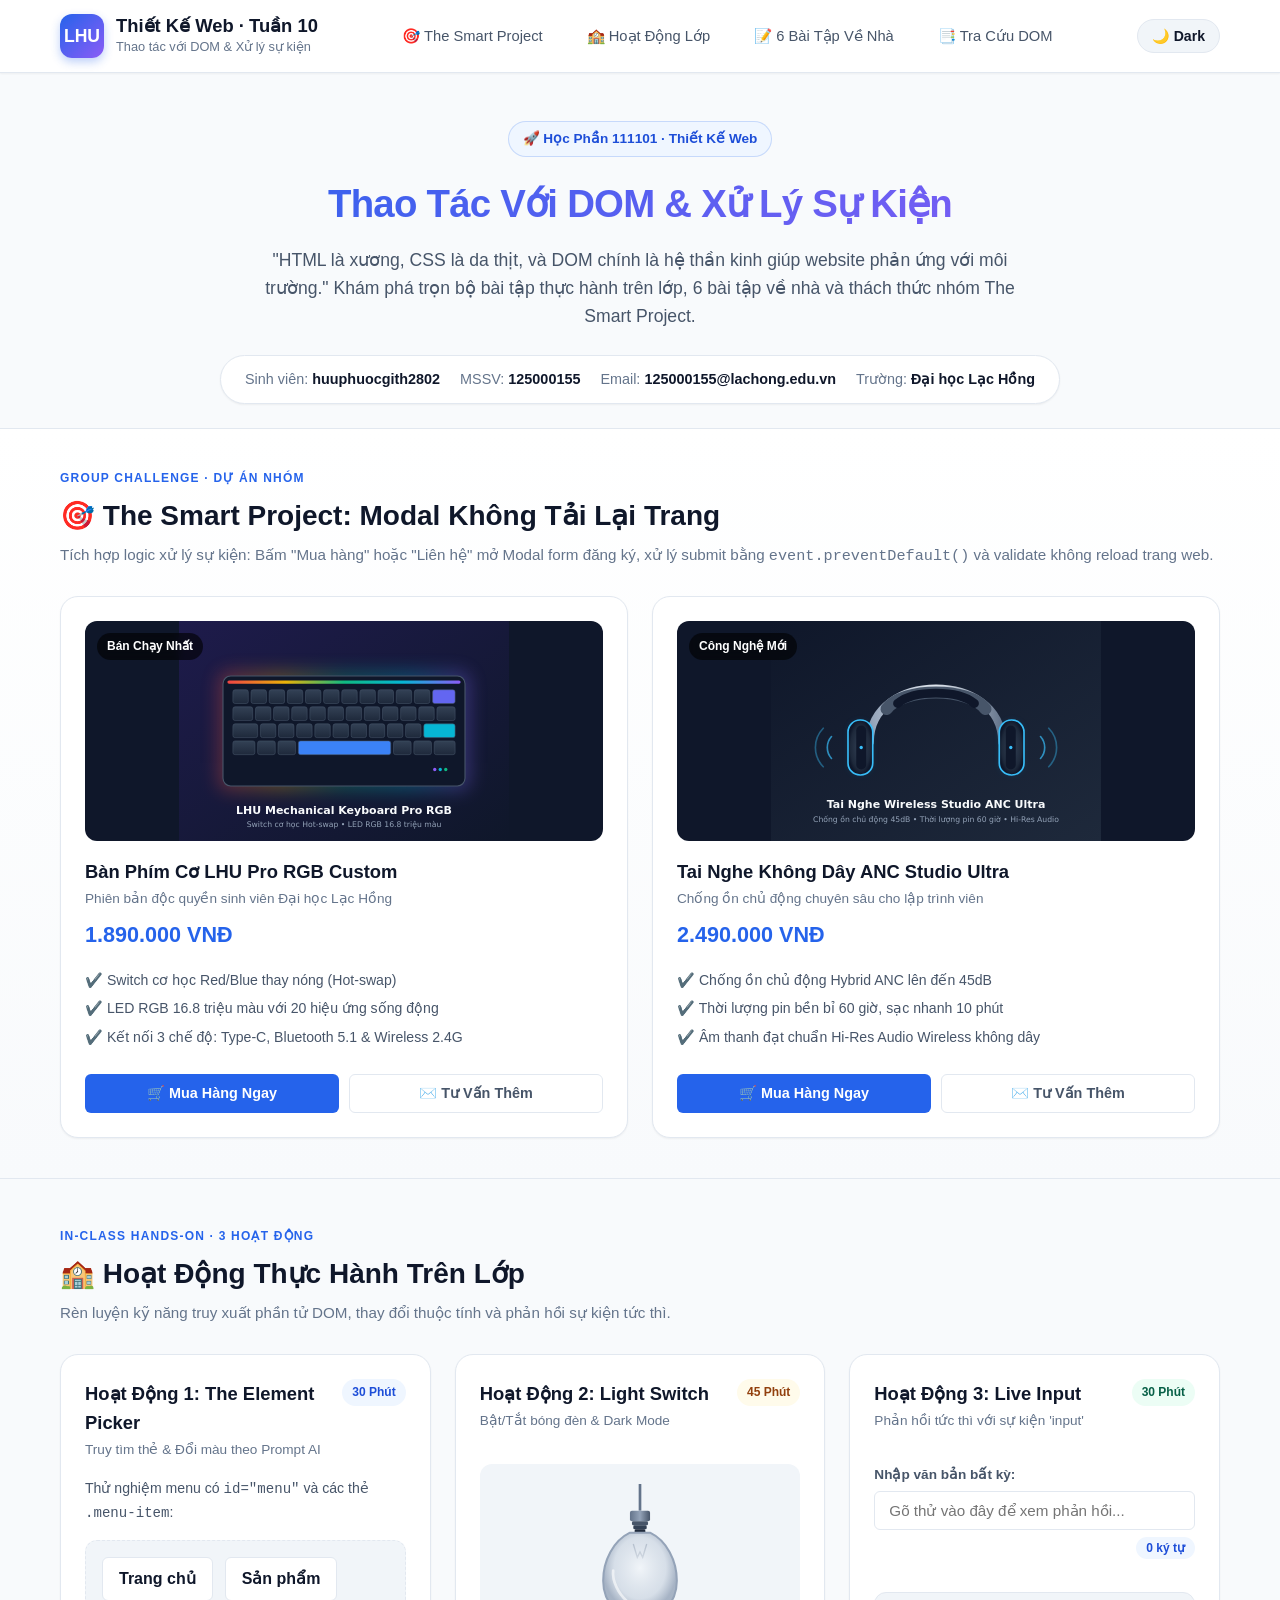
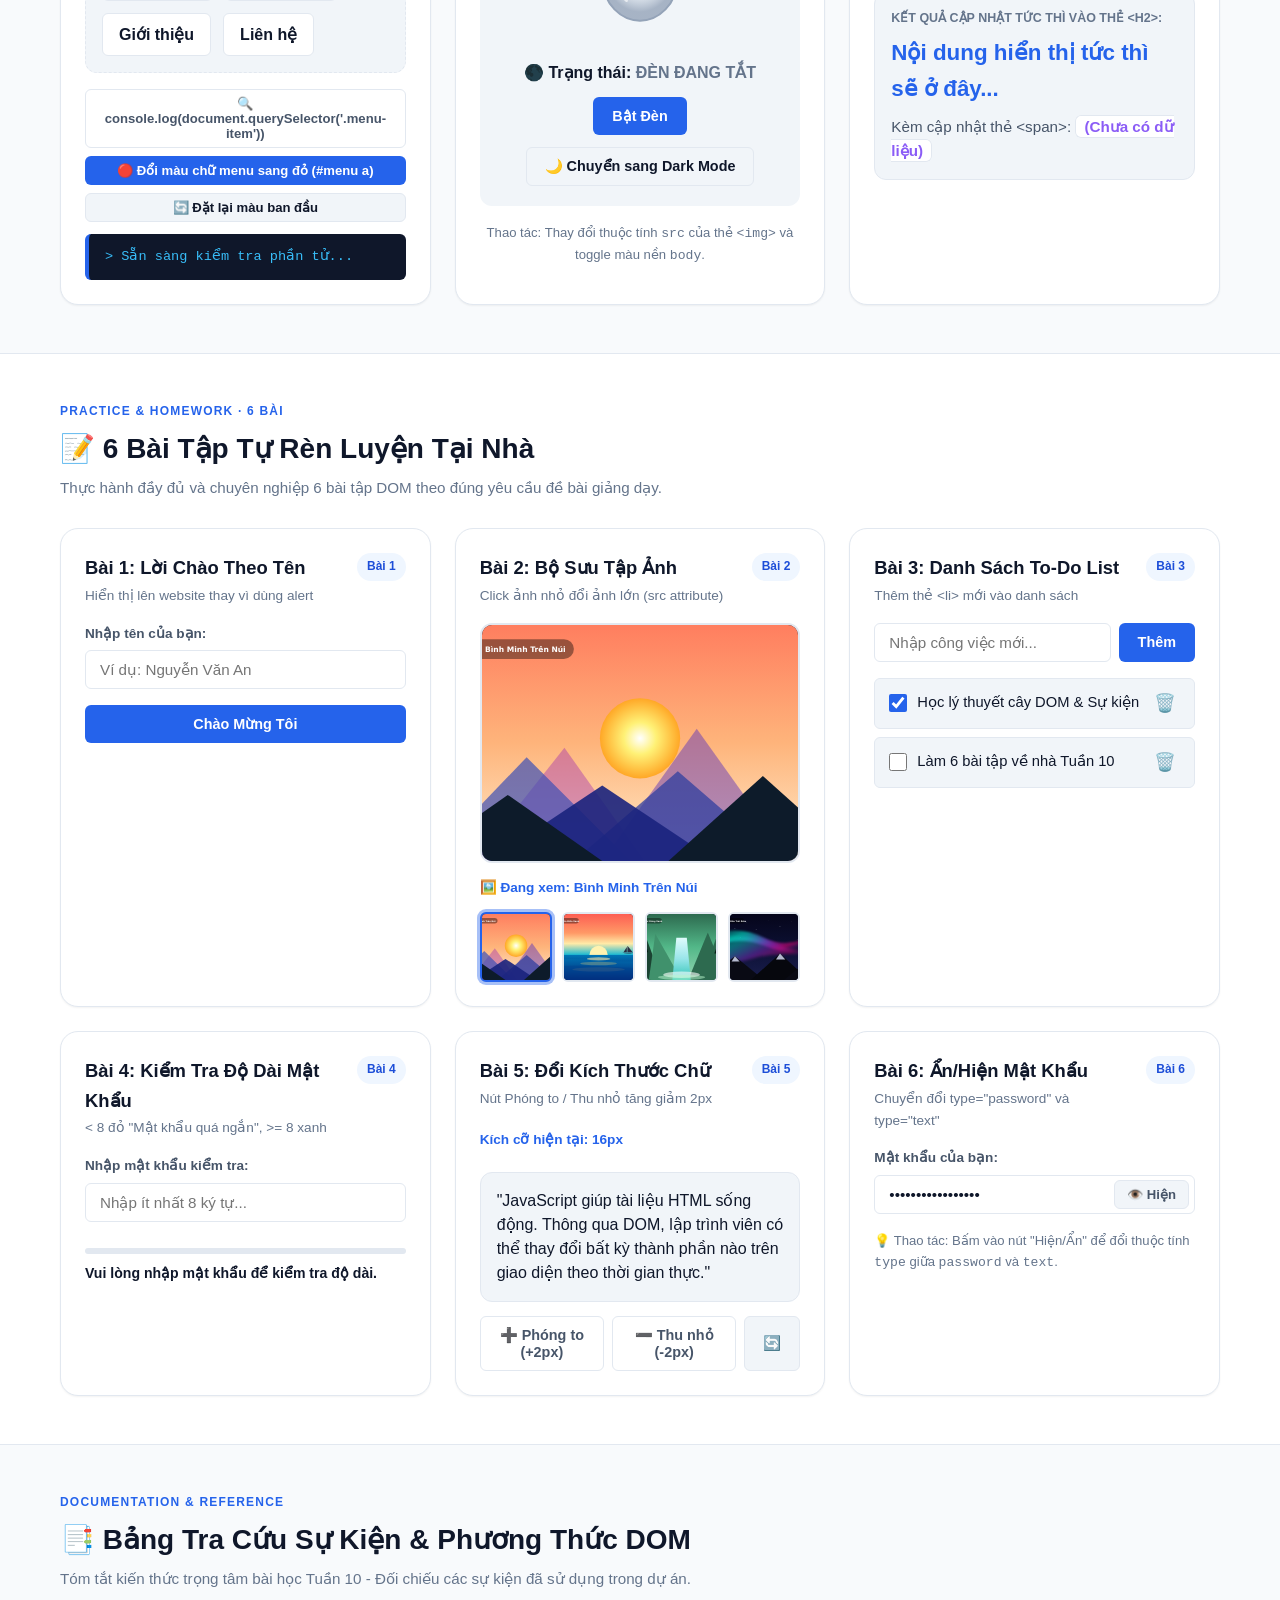
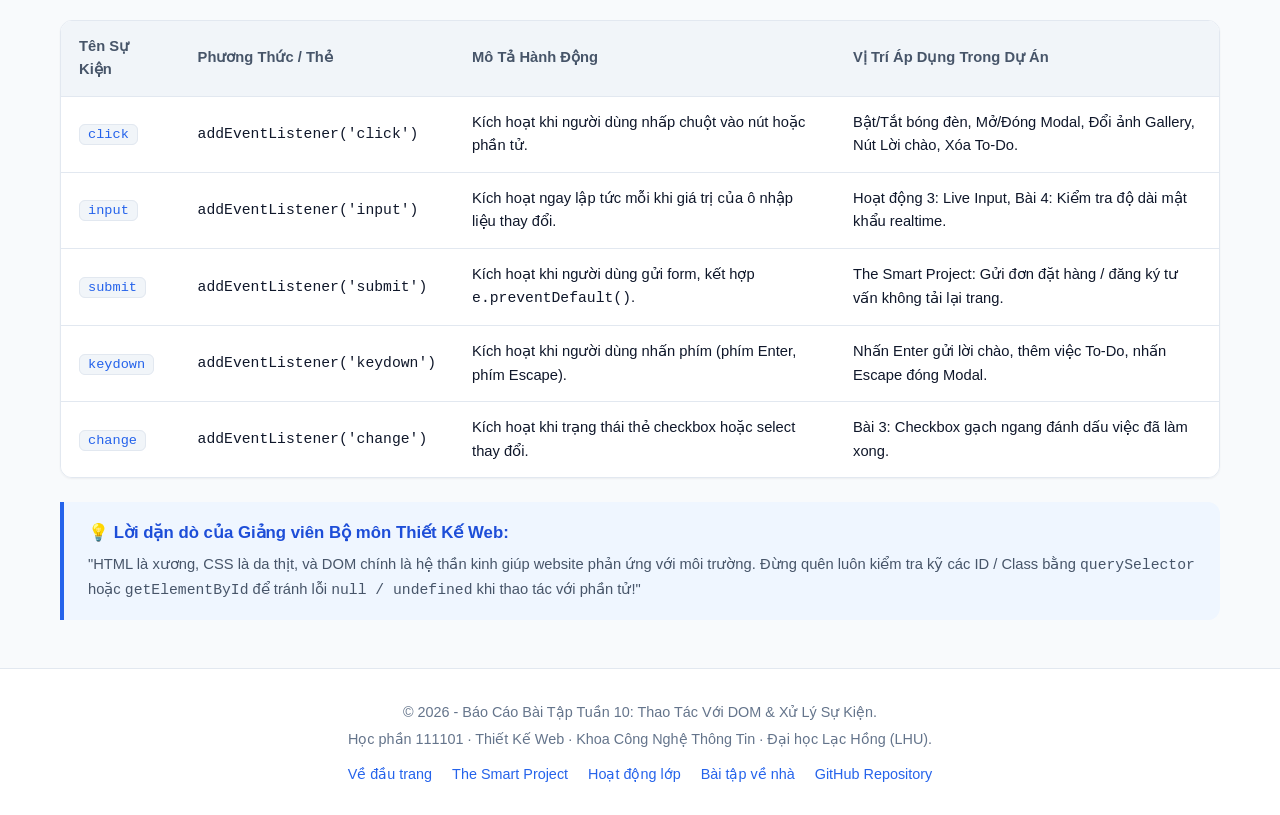
<file: index.html>
<!DOCTYPE html>
<html lang="vi">
<head>
  <meta charset="UTF-8">
  <meta name="viewport" content="width=device-width, initial-scale=1.0">
  <title>Tuần 10: Thao Tác Với DOM & Xử Lý Sự Kiện | LHU Web Design</title>
  <meta name="description" content="Bài tập Tuần 10: Thao tác với DOM và Xử lý sự kiện (DOM Manipulation & Event Handling) - Học phần Thiết kế Web Đại học Lạc Hồng.">
  <link rel="stylesheet" href="css/style.css">
</head>
<body>

  <!-- =========================================================================
       HEADER & NAVIGATION
       ========================================================================= -->
  <header class="header">
    <div class="container header-inner">
      <a href="#hero" class="brand-wrapper">
        <div class="brand-logo-badge">LHU</div>
        <div class="brand-info">
          <h1>Thiết Kế Web · Tuần 10</h1>
          <p>Thao tác với DOM & Xử lý sự kiện</p>
        </div>
      </a>

      <nav>
        <ul class="nav-links">
          <li><a href="#smart-project" class="nav-link">🎯 The Smart Project</a></li>
          <li><a href="#inclass-activities" class="nav-link">🏫 Hoạt Động Lớp</a></li>
          <li><a href="#homework" class="nav-link">📝 6 Bài Tập Về Nhà</a></li>
          <li><a href="#docs" class="nav-link">📑 Tra Cứu DOM</a></li>
        </ul>
      </nav>

      <div class="header-actions">
        <button id="header-theme-toggle" class="theme-toggle-btn" title="Chuyển đổi giao diện Sáng / Tối">
          🌙 Dark
        </button>
        <button id="mobile-menu-toggle" class="mobile-toggle" aria-label="Menu di động">
          ☰
        </button>
      </div>
    </div>
  </header>

  <main>
    <!-- =========================================================================
         HERO SECTION: THÔNG TIN BÀI HỌC & SINH VIÊN
         ========================================================================= -->
    <section id="hero" class="hero-section">
      <div class="container">
        <span class="badge-pill">🚀 Học Phần 111101 · Thiết Kế Web</span>
        <h1 class="hero-title">Thao Tác Với DOM & Xử Lý Sự Kiện</h1>
        <p class="hero-subtitle">
          "HTML là xương, CSS là da thịt, và DOM chính là hệ thần kinh giúp website phản ứng với môi trường."
          Khám phá trọn bộ bài tập thực hành trên lớp, 6 bài tập về nhà và thách thức nhóm The Smart Project.
        </p>

        <div class="student-meta">
          <span>Sinh viên: <strong>huuphuocgith2802</strong></span>
          <span>MSSV: <strong>125000155</strong></span>
          <span>Email: <strong>125000155@lachong.edu.vn</strong></span>
          <span>Trường: <strong>Đại học Lạc Hồng</strong></span>
        </div>
      </div>
    </section>

    <!-- =========================================================================
         SECTION 1: 🎯 THÁCH THỨC TUẦN 10: "THE SMART PROJECT" (NHÓM)
         ========================================================================= -->
    <section id="smart-project" class="smart-project-section">
      <div class="container">
        <div class="section-header">
          <p class="section-tag">Group Challenge · Dự Án Nhóm</p>
          <h2 class="section-title">🎯 The Smart Project: Modal Không Tải Lại Trang</h2>
          <p class="section-desc">
            Tích hợp logic xử lý sự kiện: Bấm "Mua hàng" hoặc "Liên hệ" mở Modal form đăng ký,
            xử lý submit bằng <code>event.preventDefault()</code> và validate không reload trang web.
          </p>
        </div>

        <div class="grid-2">
          <!-- Sản phẩm 1 -->
          <div class="card product-card">
            <div class="product-image-container">
              <span class="product-tag">Bán Chạy Nhất</span>
              <img src="assets/images/product_keyboard.svg" alt="Bàn phím cơ LHU RGB Pro">
            </div>
            <div class="card-title-group">
              <h3 class="product-title">Bàn Phím Cơ LHU Pro RGB Custom</h3>
              <p>Phiên bản độc quyền sinh viên Đại học Lạc Hồng</p>
            </div>
            <div class="product-price">1.890.000 VNĐ</div>
            <ul class="product-features">
              <li>✔️ Switch cơ học Red/Blue thay nóng (Hot-swap)</li>
              <li>✔️ LED RGB 16.8 triệu màu với 20 hiệu ứng sống động</li>
              <li>✔️ Kết nối 3 chế độ: Type-C, Bluetooth 5.1 & Wireless 2.4G</li>
            </ul>
            <div class="product-actions">
              <button class="btn btn-primary btn-buy-action">🛒 Mua Hàng Ngay</button>
              <button class="btn btn-outline btn-contact-action">✉️ Tư Vấn Thêm</button>
            </div>
          </div>

          <!-- Sản phẩm 2 -->
          <div class="card product-card">
            <div class="product-image-container">
              <span class="product-tag">Công Nghệ Mới</span>
              <img src="assets/images/product_headphone.svg" alt="Tai nghe ANC Studio Ultra">
            </div>
            <div class="card-title-group">
              <h3 class="product-title">Tai Nghe Không Dây ANC Studio Ultra</h3>
              <p>Chống ồn chủ động chuyên sâu cho lập trình viên</p>
            </div>
            <div class="product-price">2.490.000 VNĐ</div>
            <ul class="product-features">
              <li>✔️ Chống ồn chủ động Hybrid ANC lên đến 45dB</li>
              <li>✔️ Thời lượng pin bền bỉ 60 giờ, sạc nhanh 10 phút</li>
              <li>✔️ Âm thanh đạt chuẩn Hi-Res Audio Wireless không dây</li>
            </ul>
            <div class="product-actions">
              <button class="btn btn-primary btn-buy-action">🛒 Mua Hàng Ngay</button>
              <button class="btn btn-outline btn-contact-action">✉️ Tư Vấn Thêm</button>
            </div>
          </div>
        </div>
      </div>
    </section>

    <!-- =========================================================================
         SECTION 2: 🏫 HOẠT ĐỘNG THỰC HÀNH TRÊN LỚP (IN-CLASS ACTIVITIES)
         ========================================================================= -->
    <section id="inclass-activities" class="activities-section">
      <div class="container">
        <div class="section-header">
          <p class="section-tag">In-Class Hands-on · 3 Hoạt Động</p>
          <h2 class="section-title">🏫 Hoạt Động Thực Hành Trên Lớp</h2>
          <p class="section-desc">
            Rèn luyện kỹ năng truy xuất phần tử DOM, thay đổi thuộc tính và phản hồi sự kiện tức thì.
          </p>
        </div>

        <div class="grid-3">
          <!-- Hoạt động 1: The Element Picker -->
          <div class="card">
            <div class="card-header">
              <div class="card-title-group">
                <h3>Hoạt Động 1: The Element Picker</h3>
                <p>Truy tìm thẻ & Đổi màu theo Prompt AI</p>
              </div>
              <span class="badge badge-primary">30 Phút</span>
            </div>

            <p style="font-size: 0.88rem; color: var(--text-secondary);">
              Thử nghiệm menu có <code>id="menu"</code> và các thẻ <code>.menu-item</code>:
            </p>

            <div class="menu-demo-box">
              <ul id="menu">
                <li><a href="#home" class="menu-item">Trang chủ</a></li>
                <li><a href="#products" class="menu-item">Sản phẩm</a></li>
                <li><a href="#about" class="menu-item">Giới thiệu</a></li>
                <li><a href="#contact" class="menu-item">Liên hệ</a></li>
              </ul>
            </div>

            <div style="display: flex; flex-direction: column; gap: 8px;">
              <button id="btn-picker-inspect" class="btn btn-outline btn-sm">
                🔍 console.log(document.querySelector('.menu-item'))
              </button>
              <button id="btn-picker-color-red" class="btn btn-primary btn-sm">
                🔴 Đổi màu chữ menu sang đỏ (#menu a)
              </button>
              <button id="btn-picker-reset" class="btn btn-secondary btn-sm">
                🔄 Đặt lại màu ban đầu
              </button>
            </div>

            <div id="picker-console-output" class="console-output">
              > Sẵn sàng kiểm tra phần tử...
            </div>
          </div>

          <!-- Hoạt động 2: Light Switch -->
          <div class="card">
            <div class="card-header">
              <div class="card-title-group">
                <h3>Hoạt Động 2: Light Switch</h3>
                <p>Bật/Tắt bóng đèn & Dark Mode</p>
              </div>
              <span class="badge badge-warning">45 Phút</span>
            </div>

            <div class="light-switch-container">
              <div class="bulb-wrapper">
                <img id="bulb-image" class="bulb-image" src="assets/images/bulb_off.svg" alt="Bóng đèn đang tắt">
              </div>
              <div id="bulb-status" class="bulb-status-text">
                🌑 Trạng thái: <span style="color:var(--text-muted);font-weight:700;">ĐÈN ĐANG TẮT</span>
              </div>
              <div class="switch-actions">
                <button id="bulb-toggle-btn" class="btn btn-primary">Bật Đèn</button>
                <button id="toggle-btn" class="btn btn-secondary">🌙 Chuyển sang Dark Mode</button>
              </div>
            </div>

            <p style="font-size: 0.82rem; color: var(--text-muted); text-align: center;">
              Thao tác: Thay đổi thuộc tính <code>src</code> của thẻ <code>&lt;img&gt;</code> và toggle màu nền <code>body</code>.
            </p>
          </div>

          <!-- Hoạt động 3: Live Input -->
          <div class="card">
            <div class="card-header">
              <div class="card-title-group">
                <h3>Hoạt Động 3: Live Input</h3>
                <p>Phản hồi tức thì với sự kiện 'input'</p>
              </div>
              <span class="badge badge-success">30 Phút</span>
            </div>

            <div class="live-input-box">
              <label for="live-text-input" class="form-label">Nhập văn bản bất kỳ:</label>
              <input type="text" id="live-text-input" class="form-control" placeholder="Gõ thử vào đây để xem phản hồi..." autocomplete="off">
              <div style="text-align: right; margin-top: 4px;">
                <span id="live-char-count" class="badge badge-primary">0 ký tự</span>
              </div>
            </div>

            <div class="live-mirror-card">
              <div class="live-mirror-label">Kết quả cập nhật tức thì vào thẻ &lt;h2&gt;:</div>
              <h2 id="live-h2-output" class="live-h2-display">Nội dung hiển thị tức thì sẽ ở đây...</h2>

              <div class="live-span-wrapper">
                Kèm cập nhật thẻ &lt;span&gt;: <span id="live-span-output" class="live-span-output">(Chưa có dữ liệu)</span>
              </div>
            </div>
          </div>
        </div>
      </div>
    </section>

    <!-- =========================================================================
         SECTION 3: 📝 6 BÀI TẬP TỰ RÈN LUYỆN TẠI NHÀ (HOMEWORK)
         ========================================================================= -->
    <section id="homework" class="homework-section">
      <div class="container">
        <div class="section-header">
          <p class="section-tag">Practice & Homework · 6 Bài</p>
          <h2 class="section-title">📝 6 Bài Tập Tự Rèn Luyện Tại Nhà</h2>
          <p class="section-desc">
            Thực hành đầy đủ và chuyên nghiệp 6 bài tập DOM theo đúng yêu cầu đề bài giảng dạy.
          </p>
        </div>

        <div class="grid-3">
          <!-- Bài 1: Thay đổi lời chào theo tên -->
          <div class="card">
            <div class="card-header">
              <div class="card-title-group">
                <h3>Bài 1: Lời Chào Theo Tên</h3>
                <p>Hiển thị lên website thay vì dùng alert</p>
              </div>
              <span class="badge badge-primary">Bài 1</span>
            </div>

            <div class="form-group">
              <label for="hw1-name-input" class="form-label">Nhập tên của bạn:</label>
              <input type="text" id="hw1-name-input" class="form-control" placeholder="Ví dụ: Nguyễn Văn An" autocomplete="off">
            </div>

            <button id="hw1-greet-btn" class="btn btn-primary btn-block">Chào Mừng Tôi</button>

            <div id="hw1-greeting-result" class="greeting-display-box">
              <!-- Nội dung lời chào xuất hiện tại đây -->
            </div>
          </div>

          <!-- Bài 2: Bộ sưu tập ảnh (Simple Gallery) -->
          <div class="card">
            <div class="card-header">
              <div class="card-title-group">
                <h3>Bài 2: Bộ Sưu Tập Ảnh</h3>
                <p>Click ảnh nhỏ đổi ảnh lớn (src attribute)</p>
              </div>
              <span class="badge badge-primary">Bài 2</span>
            </div>

            <div class="gallery-container">
              <div class="gallery-main-view">
                <img id="hw2-main-image" class="gallery-main-img" src="assets/images/gallery_1.svg" alt="Bình minh trên núi">
              </div>

              <div id="hw2-gallery-caption" style="font-size: 0.85rem; font-weight: 600; color: var(--primary);">
                🖼️ Đang xem: Bình Minh Trên Núi
              </div>

              <div class="gallery-thumbnails">
                <div class="gallery-thumb active" data-title="Bình Minh Trên Núi">
                  <img src="assets/images/gallery_1.svg" alt="Bình Minh Trên Núi">
                </div>
                <div class="gallery-thumb" data-title="Hoàng Hôn Biển Xanh">
                  <img src="assets/images/gallery_2.svg" alt="Hoàng Hôn Biển Xanh">
                </div>
                <div class="gallery-thumb" data-title="Thác Nước Rừng Xanh">
                  <img src="assets/images/gallery_3.svg" alt="Thác Nước Rừng Xanh">
                </div>
                <div class="gallery-thumb" data-title="Cực Quang Bầu Trời Đêm">
                  <img src="assets/images/gallery_4.svg" alt="Cực Quang Bầu Trời Đêm">
                </div>
              </div>
            </div>
          </div>

          <!-- Bài 3: Danh sách việc cần làm (To-Do List) -->
          <div class="card">
            <div class="card-header">
              <div class="card-title-group">
                <h3>Bài 3: Danh Sách To-Do List</h3>
                <p>Thêm thẻ &lt;li&gt; mới vào danh sách</p>
              </div>
              <span class="badge badge-primary">Bài 3</span>
            </div>

            <div class="todo-input-row">
              <input type="text" id="hw3-todo-input" class="form-control" placeholder="Nhập công việc mới...">
              <button id="hw3-add-btn" class="btn btn-primary">Thêm</button>
            </div>

            <ul id="hw3-todo-list" class="todo-list">
              <li class="todo-item">
                <div class="todo-content">
                  <input type="checkbox" class="todo-checkbox" title="Đánh dấu hoàn thành" checked>
                  <span class="todo-text">Học lý thuyết cây DOM & Sự kiện</span>
                </div>
                <button class="todo-delete-btn" title="Xóa công việc">🗑️</button>
              </li>
              <li class="todo-item">
                <div class="todo-content">
                  <input type="checkbox" class="todo-checkbox" title="Đánh dấu hoàn thành">
                  <span class="todo-text">Làm 6 bài tập về nhà Tuần 10</span>
                </div>
                <button class="todo-delete-btn" title="Xóa công việc">🗑️</button>
              </li>
            </ul>

            <div id="hw3-empty-notice" style="display: none; text-align: center; color: var(--text-muted); font-size: 0.85rem; padding: 12px;">
              ✨ Danh sách trống! Hãy thêm công việc mới.
            </div>
          </div>

          <!-- Bài 4: Kiểm tra độ dài mật khẩu -->
          <div class="card">
            <div class="card-header">
              <div class="card-title-group">
                <h3>Bài 4: Kiểm Tra Độ Dài Mật Khẩu</h3>
                <p>&lt; 8 đỏ "Mật khẩu quá ngắn", &gt;= 8 xanh</p>
              </div>
              <span class="badge badge-primary">Bài 4</span>
            </div>

            <div class="form-group">
              <label for="hw4-password-input" class="form-label">Nhập mật khẩu kiểm tra:</label>
              <input type="password" id="hw4-password-input" class="form-control" placeholder="Nhập ít nhất 8 ký tự..." autocomplete="new-password">
            </div>

            <div class="password-feedback-box">
              <div class="password-meter">
                <div id="hw4-meter-fill" class="password-meter-fill"></div>
              </div>
              <div id="hw4-status-msg" class="password-status-msg">
                Vui lòng nhập mật khẩu để kiểm tra độ dài.
              </div>
            </div>
          </div>

          <!-- Bài 5: Thay đổi kích thước văn bản -->
          <div class="card">
            <div class="card-header">
              <div class="card-title-group">
                <h3>Bài 5: Đổi Kích Thước Chữ</h3>
                <p>Nút Phóng to / Thu nhỏ tăng giảm 2px</p>
              </div>
              <span class="badge badge-primary">Bài 5</span>
            </div>

            <div>
              <span class="font-size-indicator">Kích cỡ hiện tại: <span id="hw5-current-size">16px</span></span>
            </div>

            <div class="text-resize-preview">
              <p id="target-text">
                "JavaScript giúp tài liệu HTML sống động. Thông qua DOM, lập trình viên có thể thay đổi bất kỳ thành phần nào trên giao diện theo thời gian thực."
              </p>
            </div>

            <div style="display: flex; gap: 8px;">
              <button id="hw5-zoom-in" class="btn btn-outline btn-block">➕ Phóng to (+2px)</button>
              <button id="hw5-zoom-out" class="btn btn-outline btn-block">➖ Thu nhỏ (-2px)</button>
              <button id="hw5-reset-font" class="btn btn-secondary" title="Đặt lại 16px">🔄</button>
            </div>
          </div>

          <!-- Bài 6: Ẩn/Hiện mật khẩu -->
          <div class="card">
            <div class="card-header">
              <div class="card-title-group">
                <h3>Bài 6: Ẩn/Hiện Mật Khẩu</h3>
                <p>Chuyển đổi type="password" và type="text"</p>
              </div>
              <span class="badge badge-primary">Bài 6</span>
            </div>

            <div class="form-group">
              <label for="hw6-password-input" class="form-label">Mật khẩu của bạn:</label>
              <div class="password-toggle-group">
                <input type="password" id="hw6-password-input" class="form-control" placeholder="Nhập mật khẩu..." value="LHU@WebDesign2026">
                <button type="button" id="hw6-toggle-btn" class="toggle-pwd-btn" title="Hiện mật khẩu">
                  <span id="hw6-toggle-icon">👁️</span>
                  <span id="hw6-toggle-text">Hiện</span>
                </button>
              </div>
            </div>

            <p style="font-size: 0.82rem; color: var(--text-muted);">
              💡 Thao tác: Bấm vào nút "Hiện/Ẩn" để đổi thuộc tính <code>type</code> giữa <code>password</code> và <code>text</code>.
            </p>
          </div>
        </div>
      </div>
    </section>

    <!-- =========================================================================
         SECTION 4: 📑 TÀI LIỆU SỰ KIỆN DOM & HỆ THỐNG KIẾN THỨC
         ========================================================================= -->
    <section id="docs" class="docs-section">
      <div class="container">
        <div class="section-header">
          <p class="section-tag">Documentation & Reference</p>
          <h2 class="section-title">📑 Bảng Tra Cứu Sự Kiện & Phương Thức DOM</h2>
          <p class="section-desc">
            Tóm tắt kiến thức trọng tâm bài học Tuần 10 - Đối chiếu các sự kiện đã sử dụng trong dự án.
          </p>
        </div>

        <div class="table-responsive">
          <table class="table">
            <thead>
              <tr>
                <th>Tên Sự Kiện</th>
                <th>Phương Thức / Thẻ</th>
                <th>Mô Tả Hành Động</th>
                <th>Vị Trí Áp Dụng Trong Dự Án</th>
              </tr>
            </thead>
            <tbody>
              <tr>
                <td><span class="code-pill">click</span></td>
                <td><code>addEventListener('click')</code></td>
                <td>Kích hoạt khi người dùng nhấp chuột vào nút hoặc phần tử.</td>
                <td>Bật/Tắt bóng đèn, Mở/Đóng Modal, Đổi ảnh Gallery, Nút Lời chào, Xóa To-Do.</td>
              </tr>
              <tr>
                <td><span class="code-pill">input</span></td>
                <td><code>addEventListener('input')</code></td>
                <td>Kích hoạt ngay lập tức mỗi khi giá trị của ô nhập liệu thay đổi.</td>
                <td>Hoạt động 3: Live Input, Bài 4: Kiểm tra độ dài mật khẩu realtime.</td>
              </tr>
              <tr>
                <td><span class="code-pill">submit</span></td>
                <td><code>addEventListener('submit')</code></td>
                <td>Kích hoạt khi người dùng gửi form, kết hợp <code>e.preventDefault()</code>.</td>
                <td>The Smart Project: Gửi đơn đặt hàng / đăng ký tư vấn không tải lại trang.</td>
              </tr>
              <tr>
                <td><span class="code-pill">keydown</span></td>
                <td><code>addEventListener('keydown')</code></td>
                <td>Kích hoạt khi người dùng nhấn phím (phím Enter, phím Escape).</td>
                <td>Nhấn Enter gửi lời chào, thêm việc To-Do, nhấn Escape đóng Modal.</td>
              </tr>
              <tr>
                <td><span class="code-pill">change</span></td>
                <td><code>addEventListener('change')</code></td>
                <td>Kích hoạt khi trạng thái thẻ checkbox hoặc select thay đổi.</td>
                <td>Bài 3: Checkbox gạch ngang đánh dấu việc đã làm xong.</td>
              </tr>
            </tbody>
          </table>
        </div>

        <div class="callout-box">
          <h4>💡 Lời dặn dò của Giảng viên Bộ môn Thiết Kế Web:</h4>
          <p>
            "HTML là xương, CSS là da thịt, và DOM chính là hệ thần kinh giúp website phản ứng với môi trường.
            Đừng quên luôn kiểm tra kỹ các ID / Class bằng <code>querySelector</code> hoặc <code>getElementById</code>
            để tránh lỗi <code>null / undefined</code> khi thao tác với phần tử!"
          </p>
        </div>
      </div>
    </section>
  </main>

  <!-- =========================================================================
       MODAL DIALOG: THÁCH THỨC THE SMART PROJECT
       ========================================================================= -->
  <div id="checkout-modal" class="modal-overlay" role="dialog" aria-modal="true" aria-labelledby="modal-main-heading">
    <div class="modal-dialog">
      <div class="modal-header">
        <h3 id="modal-main-heading" class="modal-title">🛒 Xác Nhận Đặt Hàng Nhanh</h3>
        <button id="modal-close-btn" class="modal-close-btn" aria-label="Đóng">&times;</button>
      </div>

      <div class="modal-body">
        <!-- Thông báo thành công hoặc lỗi (Không reload trang) -->
        <div id="modal-alert-box" class="modal-alert"></div>

        <!-- Tóm tắt sản phẩm đang chọn -->
        <div class="modal-product-summary">
          <div class="summary-icon">📦</div>
          <div style="flex-grow: 1;">
            <div id="modal-product-title" class="summary-title">Bàn Phím Cơ LHU Pro RGB</div>
            <div id="modal-product-price" class="summary-price">1.890.000 VNĐ</div>
          </div>
          <span id="modal-type-badge" class="badge badge-primary">ĐƠN ĐẶT HÀNG</span>
        </div>

        <!-- Form Đăng Ký / Mua Hàng -->
        <form id="modal-checkout-form">
          <input type="hidden" id="order-product-name" value="Bàn Phím Cơ LHU Pro RGB">
          <input type="hidden" id="order-action-type" value="buy">

          <div class="form-group">
            <label for="customer-name" class="form-label">Họ và tên quý khách: <span style="color:var(--danger)">*</span></label>
            <input type="text" id="customer-name" class="form-control" placeholder="Ví dụ: Nguyễn Văn An" required>
          </div>

          <div class="form-group">
            <label for="customer-phone" class="form-label">Số điện thoại liên hệ: <span style="color:var(--danger)">*</span></label>
            <input type="tel" id="customer-phone" class="form-control" placeholder="Ví dụ: 0912345678" required>
            <div class="form-hint">Nhân viên sẽ gọi xác nhận đơn hàng qua số này.</div>
          </div>

          <div class="form-group">
            <label for="customer-email" class="form-label">Địa chỉ Email:</label>
            <input type="email" id="customer-email" class="form-control" placeholder="name@example.com">
          </div>

          <div class="form-group">
            <label for="customer-payment" class="form-label">Phương thức thanh toán:</label>
            <select id="customer-payment" class="form-control">
              <option value="cod">Thanh toán khi nhận hàng (COD)</option>
              <option value="banking">Chuyển khoản ngân hàng (QR Pay)</option>
              <option value="momo">Ví điện tử MoMo / ZaloPay</option>
            </select>
          </div>

          <div class="form-group">
            <label for="customer-note" class="form-label">Địa chỉ nhận hàng & Ghi chú thêm:</label>
            <textarea id="customer-note" class="form-control" rows="2" placeholder="Ghi chú màu sắc, thời gian giao hàng..."></textarea>
          </div>

          <div class="modal-footer" style="padding: 16px 0 0 0; background: transparent; border-top: none;">
            <button type="button" id="modal-cancel-btn" class="btn btn-secondary">Hủy Bỏ</button>
            <button type="submit" class="btn btn-primary">Xác Nhận Gửi Đi</button>
          </div>
        </form>
      </div>
    </div>
  </div>

  <!-- =========================================================================
       FOOTER
       ========================================================================= -->
  <footer class="footer">
    <div class="container">
      <p>
        © <span id="current-year">2026</span> - Báo Cáo Bài Tập Tuần 10: Thao Tác Với DOM & Xử Lý Sự Kiện.
      </p>
      <p style="margin-top: 4px;">
        Học phần 111101 · Thiết Kế Web · Khoa Công Nghệ Thông Tin · Đại học Lạc Hồng (LHU).
      </p>
      <div class="footer-links">
        <a href="#hero">Về đầu trang</a>
        <a href="#smart-project">The Smart Project</a>
        <a href="#inclass-activities">Hoạt động lớp</a>
        <a href="#homework">Bài tập về nhà</a>
        <a href="https://github.com/huuphuocgith2802/tuan10baitap_website" target="_blank" rel="noopener noreferrer">GitHub Repository</a>
      </div>
    </div>
  </footer>

  <!-- Scripts -->
  <script src="js/inclass.js"></script>
  <script src="js/homework.js"></script>
  <script src="js/smart_project.js"></script>
  <script src="js/main.js"></script>
</body>
</html>
</file>
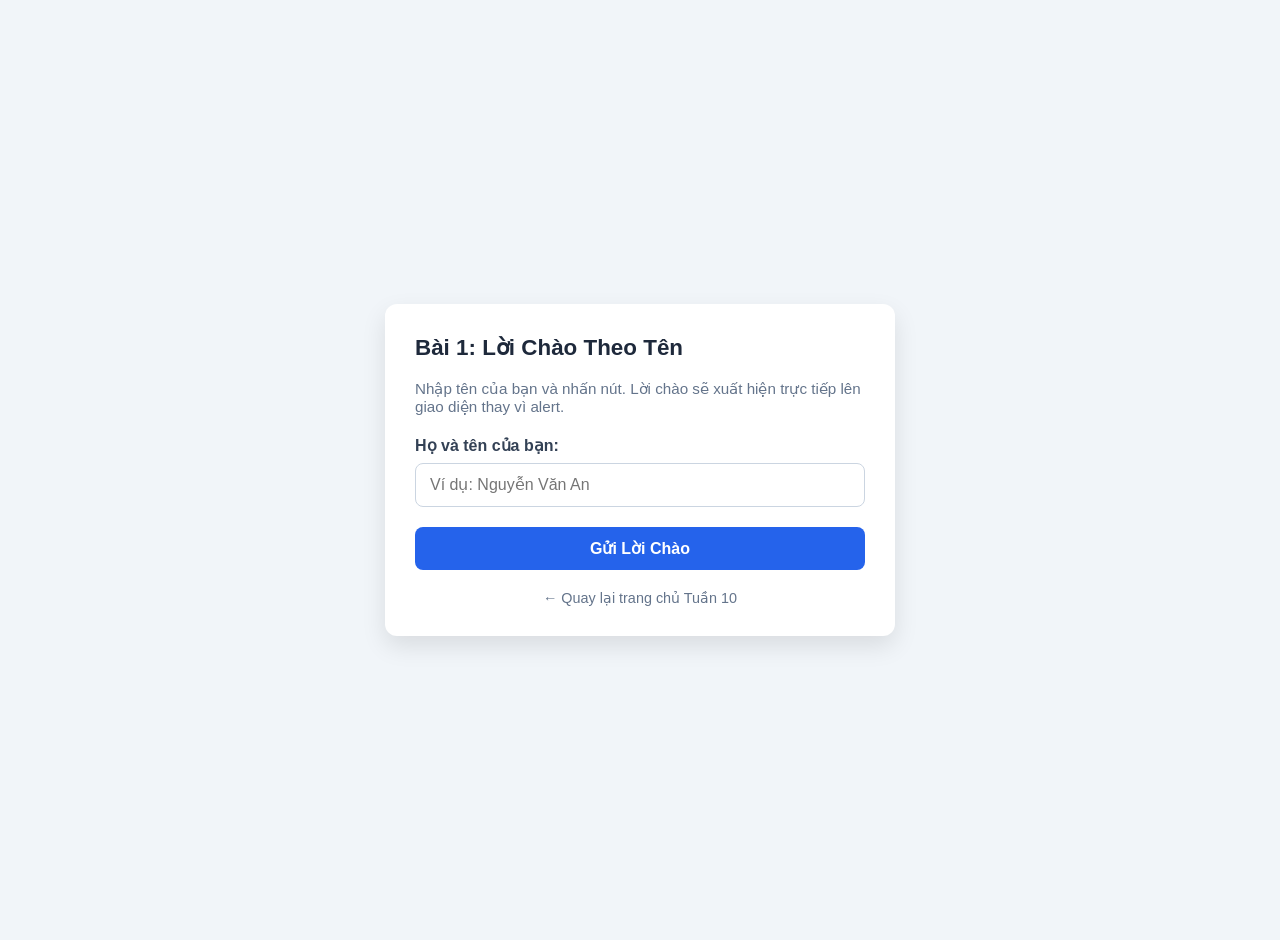
<file: exercises/bai1_chao_hoi/index.html>
<!DOCTYPE html>
<html lang="vi">
<head>
  <meta charset="UTF-8">
  <meta name="viewport" content="width=device-width, initial-scale=1.0">
  <title>Bài 1: Thay Đổi Lời Chào Theo Tên | LHU Tuần 10</title>
  <style>
    body {
      font-family: 'Segoe UI', Tahoma, Geneva, Verdana, sans-serif;
      background-color: #f1f5f9;
      display: flex;
      justify-content: center;
      align-items: center;
      min-height: 100vh;
      margin: 0;
      padding: 20px;
    }
    .card {
      background: white;
      padding: 30px;
      border-radius: 12px;
      box-shadow: 0 10px 25px rgba(0,0,0,0.1);
      max-width: 450px;
      width: 100%;
    }
    h2 {
      margin-top: 0;
      color: #1e293b;
      font-size: 1.4rem;
    }
    p {
      color: #64748b;
      font-size: 0.95rem;
    }
    .form-group {
      margin: 20px 0;
    }
    label {
      display: block;
      margin-bottom: 8px;
      font-weight: 600;
      color: #334155;
    }
    input[type="text"] {
      width: 100%;
      padding: 12px 14px;
      box-sizing: border-box;
      border: 1px solid #cbd5e1;
      border-radius: 8px;
      font-size: 1rem;
      outline: none;
      transition: border-color 0.2s;
    }
    input[type="text"]:focus {
      border-color: #3b82f6;
    }
    button {
      width: 100%;
      background: #2563eb;
      color: white;
      border: none;
      padding: 12px;
      border-radius: 8px;
      font-size: 1rem;
      font-weight: 600;
      cursor: pointer;
      transition: background-color 0.2s;
    }
    button:hover {
      background: #1d4ed8;
    }
    .greeting-message {
      margin-top: 20px;
      padding: 14px;
      border-radius: 8px;
      font-weight: 600;
      display: none;
    }
    .success {
      display: block;
      background-color: #eff6ff;
      color: #1d4ed8;
      border: 1px solid #bfdbfe;
    }
    .error {
      display: block;
      background-color: #fef2f2;
      color: #dc2626;
      border: 1px solid #fecaca;
    }
    .back-home {
      display: block;
      margin-top: 20px;
      text-align: center;
      color: #64748b;
      text-decoration: none;
      font-size: 0.9rem;
    }
    .back-home:hover {
      color: #2563eb;
    }
  </style>
</head>
<body>
  <div class="card">
    <h2>Bài 1: Lời Chào Theo Tên</h2>
    <p>Nhập tên của bạn và nhấn nút. Lời chào sẽ xuất hiện trực tiếp lên giao diện thay vì alert.</p>
    
    <div class="form-group">
      <label for="name-input">Họ và tên của bạn:</label>
      <input type="text" id="name-input" placeholder="Ví dụ: Nguyễn Văn An" autocomplete="off">
    </div>

    <button id="greet-btn">Gửi Lời Chào</button>

    <div id="greeting-display" class="greeting-message"></div>

    <a href="../../index.html" class="back-home">← Quay lại trang chủ Tuần 10</a>
  </div>

  <script>
    const nameInput = document.getElementById('name-input');
    const greetBtn = document.getElementById('greet-btn');
    const greetingDisplay = document.getElementById('greeting-display');

    function showGreeting() {
      const name = nameInput.value.trim();
      if (name === '') {
        greetingDisplay.className = 'greeting-message error';
        greetingDisplay.innerText = '⚠️ Vui lòng nhập tên trước khi nhấn nút!';
        nameInput.focus();
        return;
      }
      greetingDisplay.className = 'greeting-message success';
      greetingDisplay.innerText = `👋 Chào mừng ${name}! Chúc bạn một ngày học tập hiệu quả.`;
    }

    greetBtn.addEventListener('click', showGreeting);
    nameInput.addEventListener('keydown', (e) => {
      if (e.key === 'Enter') showGreeting();
    });
  </script>
</body>
</html>
</file>
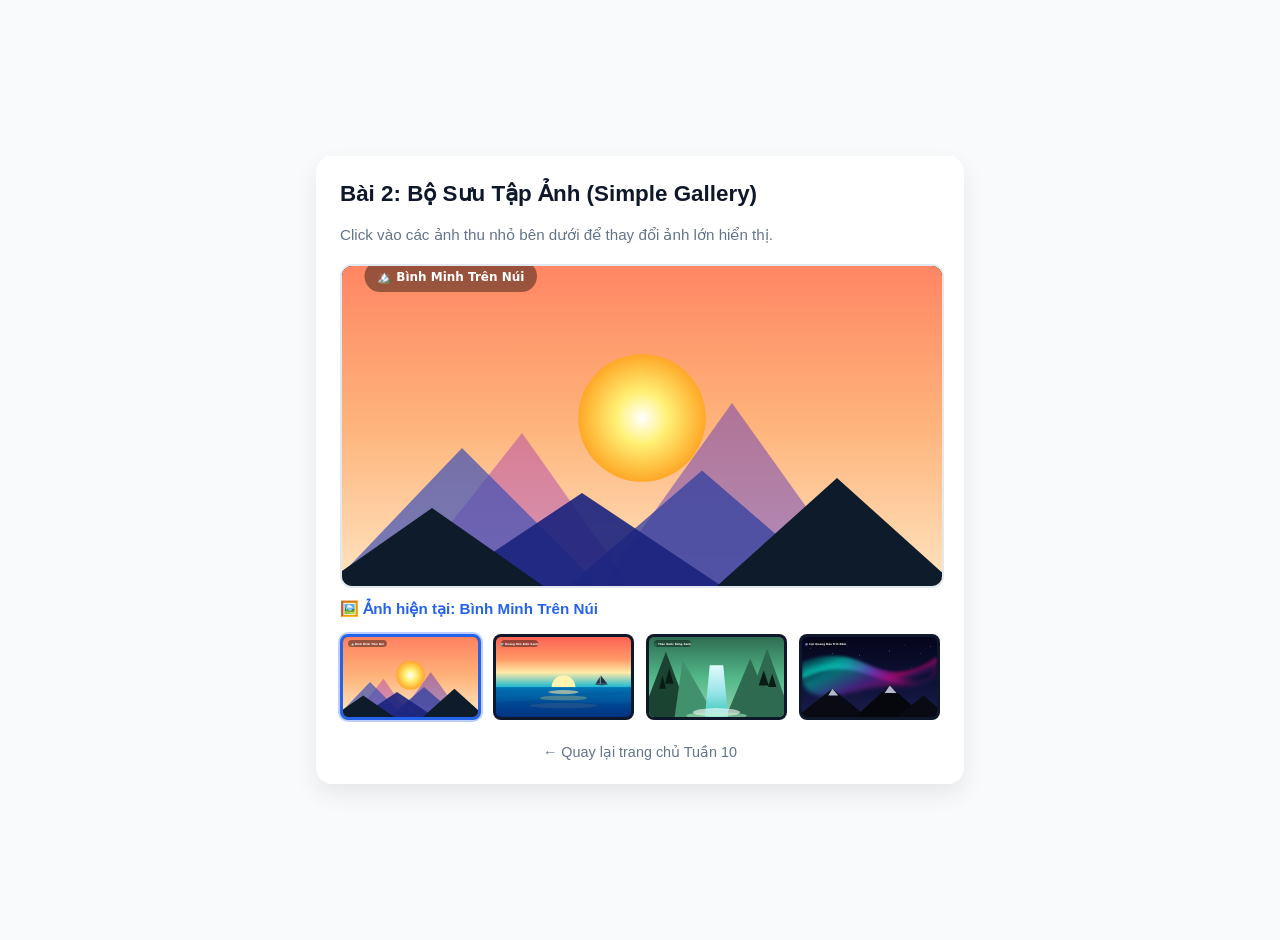
<file: exercises/bai2_gallery/index.html>
<!DOCTYPE html>
<html lang="vi">
<head>
  <meta charset="UTF-8">
  <meta name="viewport" content="width=device-width, initial-scale=1.0">
  <title>Bài 2: Bộ Sưu Tập Ảnh (Simple Gallery) | LHU Tuần 10</title>
  <style>
    body {
      font-family: 'Segoe UI', Tahoma, Geneva, Verdana, sans-serif;
      background-color: #f8fafc;
      display: flex;
      justify-content: center;
      align-items: center;
      min-height: 100vh;
      margin: 0;
      padding: 20px;
    }
    .gallery-card {
      background: white;
      padding: 24px;
      border-radius: 16px;
      box-shadow: 0 10px 25px rgba(0,0,0,0.08);
      max-width: 600px;
      width: 100%;
    }
    h2 {
      margin-top: 0;
      color: #0f172a;
      font-size: 1.4rem;
    }
    p {
      color: #64748b;
      font-size: 0.95rem;
      margin-bottom: 20px;
    }
    .main-image-wrapper {
      width: 100%;
      height: 320px;
      border-radius: 12px;
      overflow: hidden;
      background: #0f172a;
      border: 2px solid #e2e8f0;
    }
    .main-image {
      width: 100%;
      height: 100%;
      object-fit: cover;
      transition: opacity 0.25s ease;
    }
    .caption {
      margin: 12px 0 16px;
      font-weight: 700;
      color: #2563eb;
      font-size: 0.95rem;
    }
    .thumbnails {
      display: grid;
      grid-template-columns: repeat(4, 1fr);
      gap: 12px;
    }
    .thumb {
      height: 80px;
      border-radius: 8px;
      overflow: hidden;
      border: 3px solid transparent;
      cursor: pointer;
      transition: transform 0.2s, border-color 0.2s;
      background: #0f172a;
    }
    .thumb img {
      width: 100%;
      height: 100%;
      object-fit: cover;
    }
    .thumb:hover {
      transform: translateY(-2px);
    }
    .thumb.active {
      border-color: #2563eb;
      box-shadow: 0 0 0 2px rgba(37,99,235,0.3);
    }
    .back-home {
      display: block;
      margin-top: 24px;
      text-align: center;
      color: #64748b;
      text-decoration: none;
      font-size: 0.9rem;
    }
    .back-home:hover {
      color: #2563eb;
    }
  </style>
</head>
<body>
  <div class="gallery-card">
    <h2>Bài 2: Bộ Sưu Tập Ảnh (Simple Gallery)</h2>
    <p>Click vào các ảnh thu nhỏ bên dưới để thay đổi ảnh lớn hiển thị.</p>

    <div class="main-image-wrapper">
      <img id="main-img" class="main-image" src="../../assets/images/gallery_1.svg" alt="Bình Minh Trên Núi">
    </div>

    <div id="image-caption" class="caption">🖼️ Ảnh hiện tại: Bình Minh Trên Núi</div>

    <div class="thumbnails">
      <div class="thumb active" data-title="Bình Minh Trên Núi">
        <img src="../../assets/images/gallery_1.svg" alt="Bình Minh Trên Núi">
      </div>
      <div class="thumb" data-title="Hoàng Hôn Biển Xanh">
        <img src="../../assets/images/gallery_2.svg" alt="Hoàng Hôn Biển Xanh">
      </div>
      <div class="thumb" data-title="Thác Nước Rừng Xanh">
        <img src="../../assets/images/gallery_3.svg" alt="Thác Nước Rừng Xanh">
      </div>
      <div class="thumb" data-title="Cực Quang Bầu Trời Đêm">
        <img src="../../assets/images/gallery_4.svg" alt="Cực Quang Bầu Trời Đêm">
      </div>
    </div>

    <a href="../../index.html" class="back-home">← Quay lại trang chủ Tuần 10</a>
  </div>

  <script>
    const mainImg = document.getElementById('main-img');
    const caption = document.getElementById('image-caption');
    const thumbs = document.querySelectorAll('.thumb');

    thumbs.forEach(thumb => {
      thumb.addEventListener('click', () => {
        const img = thumb.querySelector('img');
        if (!img) return;

        // Đổi thuộc tính src và alt
        mainImg.style.opacity = '0.3';
        setTimeout(() => {
          mainImg.src = img.src;
          mainImg.alt = img.alt;
          mainImg.style.opacity = '1';
        }, 150);

        caption.innerText = `🖼️ Ảnh hiện tại: ${thumb.dataset.title || img.alt}`;

        // Cập nhật viền active
        thumbs.forEach(t => t.classList.remove('active'));
        thumb.classList.add('active');
      });
    });
  </script>
</body>
</html>
</file>
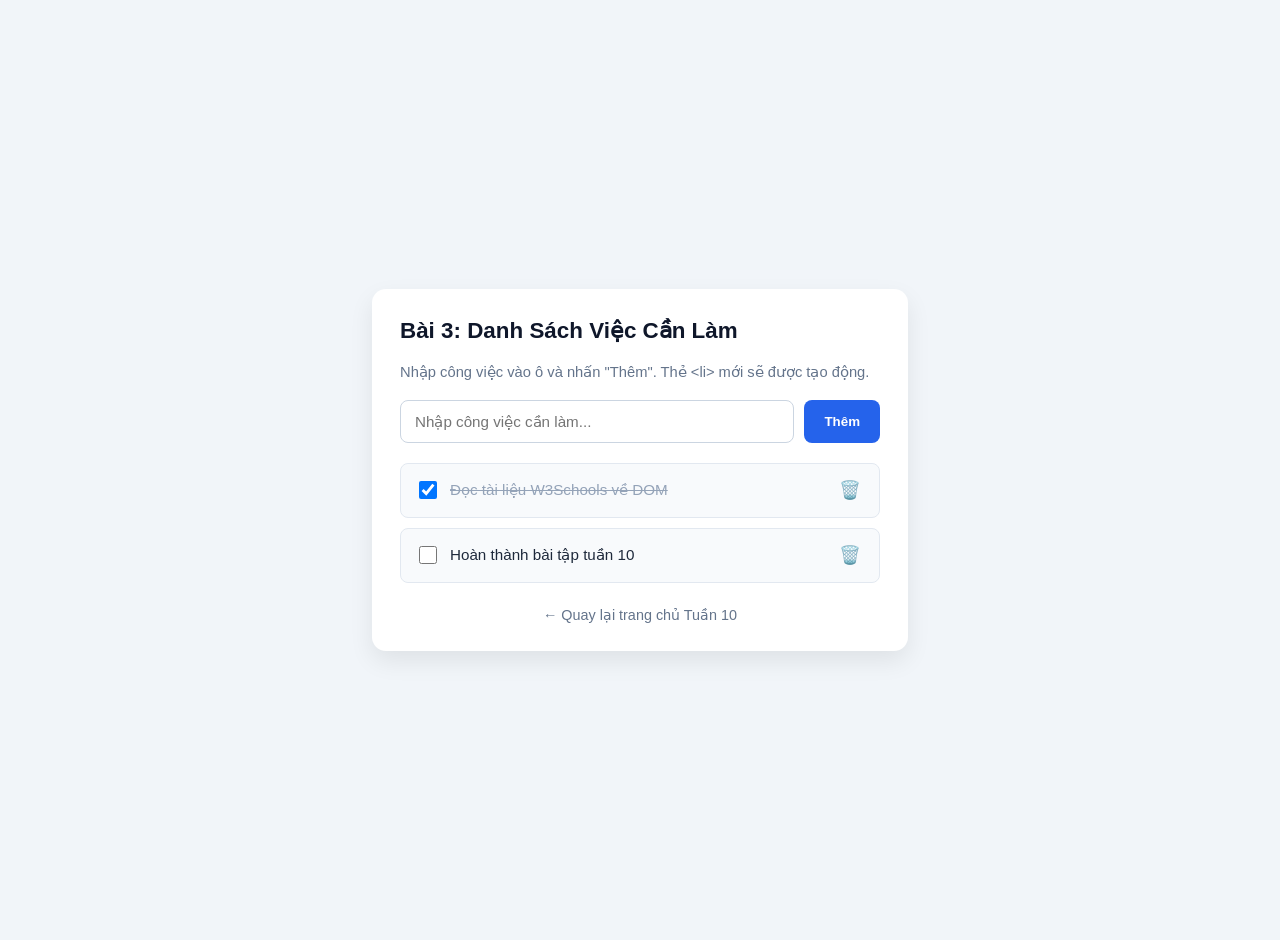
<file: exercises/bai3_todolist/index.html>
<!DOCTYPE html>
<html lang="vi">
<head>
  <meta charset="UTF-8">
  <meta name="viewport" content="width=device-width, initial-scale=1.0">
  <title>Bài 3: Danh Sách Việc Cần Làm (To-Do List) | LHU Tuần 10</title>
  <style>
    body {
      font-family: 'Segoe UI', Tahoma, Geneva, Verdana, sans-serif;
      background-color: #f1f5f9;
      display: flex;
      justify-content: center;
      align-items: center;
      min-height: 100vh;
      margin: 0;
      padding: 20px;
    }
    .todo-card {
      background: white;
      padding: 28px;
      border-radius: 14px;
      box-shadow: 0 10px 25px rgba(0,0,0,0.08);
      max-width: 480px;
      width: 100%;
    }
    h2 {
      margin-top: 0;
      color: #0f172a;
      font-size: 1.4rem;
    }
    p {
      color: #64748b;
      font-size: 0.92rem;
      margin-bottom: 20px;
    }
    .input-row {
      display: flex;
      gap: 10px;
      margin-bottom: 20px;
    }
    input[type="text"] {
      flex-grow: 1;
      padding: 12px 14px;
      border: 1px solid #cbd5e1;
      border-radius: 8px;
      font-size: 0.95rem;
      outline: none;
    }
    input[type="text"]:focus {
      border-color: #3b82f6;
    }
    button.add-btn {
      background-color: #2563eb;
      color: white;
      border: none;
      padding: 12px 20px;
      border-radius: 8px;
      font-weight: 600;
      cursor: pointer;
      transition: background 0.2s;
    }
    button.add-btn:hover {
      background-color: #1d4ed8;
    }
    ul.todo-list {
      list-style: none;
      padding: 0;
      margin: 0;
      display: flex;
      flex-direction: column;
      gap: 10px;
      max-height: 280px;
      overflow-y: auto;
    }
    li.todo-item {
      display: flex;
      align-items: center;
      justify-content: space-between;
      padding: 12px 14px;
      background: #f8fafc;
      border: 1px solid #e2e8f0;
      border-radius: 8px;
      transition: background 0.2s;
    }
    .item-left {
      display: flex;
      align-items: center;
      gap: 10px;
      flex-grow: 1;
    }
    input[type="checkbox"] {
      width: 18px;
      height: 18px;
      cursor: pointer;
    }
    span.todo-text {
      color: #1e293b;
      font-size: 0.95rem;
    }
    li.todo-item.done span.todo-text {
      text-decoration: line-through;
      color: #94a3b8;
    }
    button.del-btn {
      background: none;
      border: none;
      color: #ef4444;
      cursor: pointer;
      font-size: 1.1rem;
      padding: 4px;
      border-radius: 4px;
    }
    button.del-btn:hover {
      background: #fee2e2;
    }
    .back-home {
      display: block;
      margin-top: 24px;
      text-align: center;
      color: #64748b;
      text-decoration: none;
      font-size: 0.9rem;
    }
    .back-home:hover {
      color: #2563eb;
    }
  </style>
</head>
<body>
  <div class="todo-card">
    <h2>Bài 3: Danh Sách Việc Cần Làm</h2>
    <p>Nhập công việc vào ô và nhấn "Thêm". Thẻ &lt;li&gt; mới sẽ được tạo động.</p>

    <div class="input-row">
      <input type="text" id="todo-input" placeholder="Nhập công việc cần làm..." autocomplete="off">
      <button class="add-btn" id="add-btn">Thêm</button>
    </div>

    <ul class="todo-list" id="todo-list">
      <li class="todo-item done">
        <div class="item-left">
          <input type="checkbox" checked>
          <span class="todo-text">Đọc tài liệu W3Schools về DOM</span>
        </div>
        <button class="del-btn" title="Xóa">🗑️</button>
      </li>
      <li class="todo-item">
        <div class="item-left">
          <input type="checkbox">
          <span class="todo-text">Hoàn thành bài tập tuần 10</span>
        </div>
        <button class="del-btn" title="Xóa">🗑️</button>
      </li>
    </ul>

    <a href="../../index.html" class="back-home">← Quay lại trang chủ Tuần 10</a>
  </div>

  <script>
    const todoInput = document.getElementById('todo-input');
    const addBtn = document.getElementById('add-btn');
    const todoList = document.getElementById('todo-list');

    function addTask() {
      const text = todoInput.value.trim();
      if (text === '') {
        todoInput.focus();
        return;
      }

      // Tạo thẻ li mới
      const li = document.createElement('li');
      li.className = 'todo-item';
      li.innerHTML = `
        <div class="item-left">
          <input type="checkbox">
          <span class="todo-text">${text}</span>
        </div>
        <button class="del-btn" title="Xóa">🗑️</button>
      `;

      // Checkbox hoàn thành
      const cb = li.querySelector('input[type="checkbox"]');
      cb.addEventListener('change', () => {
        li.classList.toggle('done', cb.checked);
      });

      // Nút xóa
      const del = li.querySelector('.del-btn');
      del.addEventListener('click', () => {
        li.remove();
      });

      todoList.appendChild(li);
      todoInput.value = '';
      todoInput.focus();
    }

    addBtn.addEventListener('click', addTask);
    todoInput.addEventListener('keydown', (e) => {
      if (e.key === 'Enter') addTask();
    });

    // Gán sự kiện cho các item có sẵn ban đầu
    document.querySelectorAll('.todo-item').forEach(item => {
      const cb = item.querySelector('input[type="checkbox"]');
      cb.addEventListener('change', () => item.classList.toggle('done', cb.checked));
      const del = item.querySelector('.del-btn');
      del.addEventListener('click', () => item.remove());
    });
  </script>
</body>
</html>
</file>
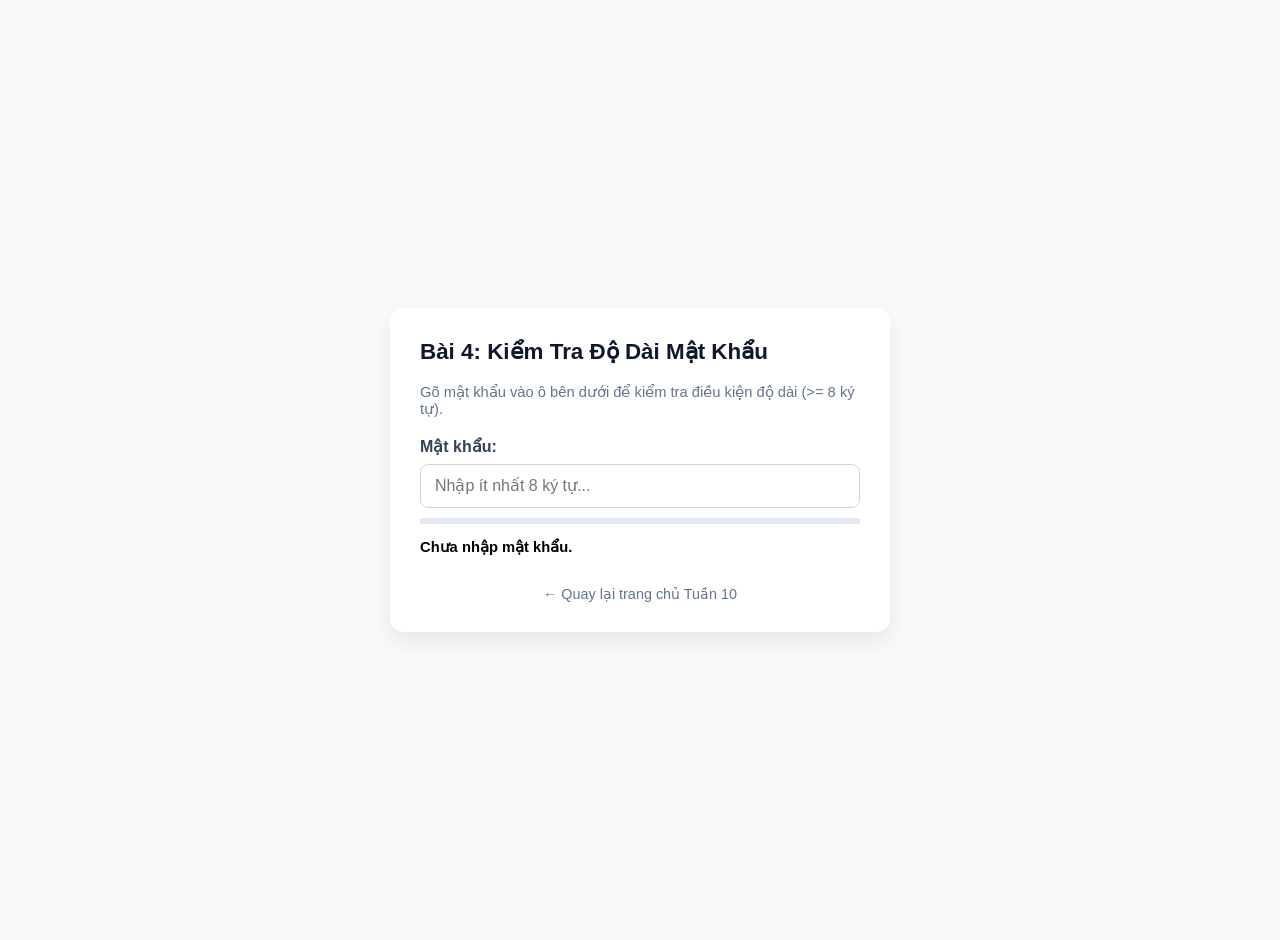
<file: exercises/bai4_password_check/index.html>
<!DOCTYPE html>
<html lang="vi">
<head>
  <meta charset="UTF-8">
  <meta name="viewport" content="width=device-width, initial-scale=1.0">
  <title>Bài 4: Kiểm Tra Độ Dài Mật Khẩu | LHU Tuần 10</title>
  <style>
    body {
      font-family: 'Segoe UI', Tahoma, Geneva, Verdana, sans-serif;
      background-color: #f8fafc;
      display: flex;
      justify-content: center;
      align-items: center;
      min-height: 100vh;
      margin: 0;
      padding: 20px;
    }
    .card {
      background: white;
      padding: 30px;
      border-radius: 14px;
      box-shadow: 0 10px 25px rgba(0,0,0,0.08);
      max-width: 440px;
      width: 100%;
    }
    h2 {
      margin-top: 0;
      color: #0f172a;
      font-size: 1.4rem;
    }
    p {
      color: #64748b;
      font-size: 0.92rem;
      margin-bottom: 20px;
    }
    label {
      display: block;
      margin-bottom: 8px;
      font-weight: 600;
      color: #334155;
    }
    input[type="password"] {
      width: 100%;
      padding: 12px 14px;
      box-sizing: border-box;
      border: 1px solid #cbd5e1;
      border-radius: 8px;
      font-size: 1rem;
      outline: none;
      transition: border-color 0.2s;
    }
    input[type="password"]:focus {
      border-color: #3b82f6;
    }
    .message {
      margin-top: 14px;
      font-size: 0.92rem;
      font-weight: 600;
      min-height: 24px;
    }
    .msg-short {
      color: #ef4444;
    }
    .msg-valid {
      color: #10b981;
    }
    .meter {
      height: 6px;
      width: 100%;
      background: #e2e8f0;
      border-radius: 4px;
      margin-top: 10px;
      overflow: hidden;
    }
    .meter-fill {
      height: 100%;
      width: 0%;
      transition: width 0.25s, background-color 0.25s;
    }
    .back-home {
      display: block;
      margin-top: 24px;
      text-align: center;
      color: #64748b;
      text-decoration: none;
      font-size: 0.9rem;
    }
    .back-home:hover {
      color: #2563eb;
    }
  </style>
</head>
<body>
  <div class="card">
    <h2>Bài 4: Kiểm Tra Độ Dài Mật Khẩu</h2>
    <p>Gõ mật khẩu vào ô bên dưới để kiểm tra điều kiện độ dài (>= 8 ký tự).</p>

    <div>
      <label for="password-input">Mật khẩu:</label>
      <input type="password" id="password-input" placeholder="Nhập ít nhất 8 ký tự..." autocomplete="new-password">
    </div>

    <div class="meter">
      <div id="meter-fill" class="meter-fill"></div>
    </div>

    <div id="status-msg" class="message">Chưa nhập mật khẩu.</div>

    <a href="../../index.html" class="back-home">← Quay lại trang chủ Tuần 10</a>
  </div>

  <script>
    const pwdInput = document.getElementById('password-input');
    const statusMsg = document.getElementById('status-msg');
    const meterFill = document.getElementById('meter-fill');

    pwdInput.addEventListener('input', () => {
      const len = pwdInput.value.length;

      if (len === 0) {
        statusMsg.innerText = 'Chưa nhập mật khẩu.';
        statusMsg.className = 'message';
        meterFill.style.width = '0%';
        meterFill.style.backgroundColor = 'transparent';
        return;
      }

      if (len < 8) {
        // < 8 ký tự: hiện màu đỏ "Mật khẩu quá ngắn"
        statusMsg.innerText = `❌ Mật khẩu quá ngắn (${len}/8 ký tự)`;
        statusMsg.className = 'message msg-short';
        meterFill.style.width = `${(len / 8) * 60}%`;
        meterFill.style.backgroundColor = '#ef4444';
      } else {
        // >= 8 ký tự: hiện màu xanh "Mật khẩu hợp lệ"
        statusMsg.innerText = `✔️ Mật khẩu hợp lệ (${len} ký tự)`;
        statusMsg.className = 'message msg-valid';
        meterFill.style.width = '100%';
        meterFill.style.backgroundColor = '#10b981';
      }
    });
  </script>
</body>
</html>
</file>
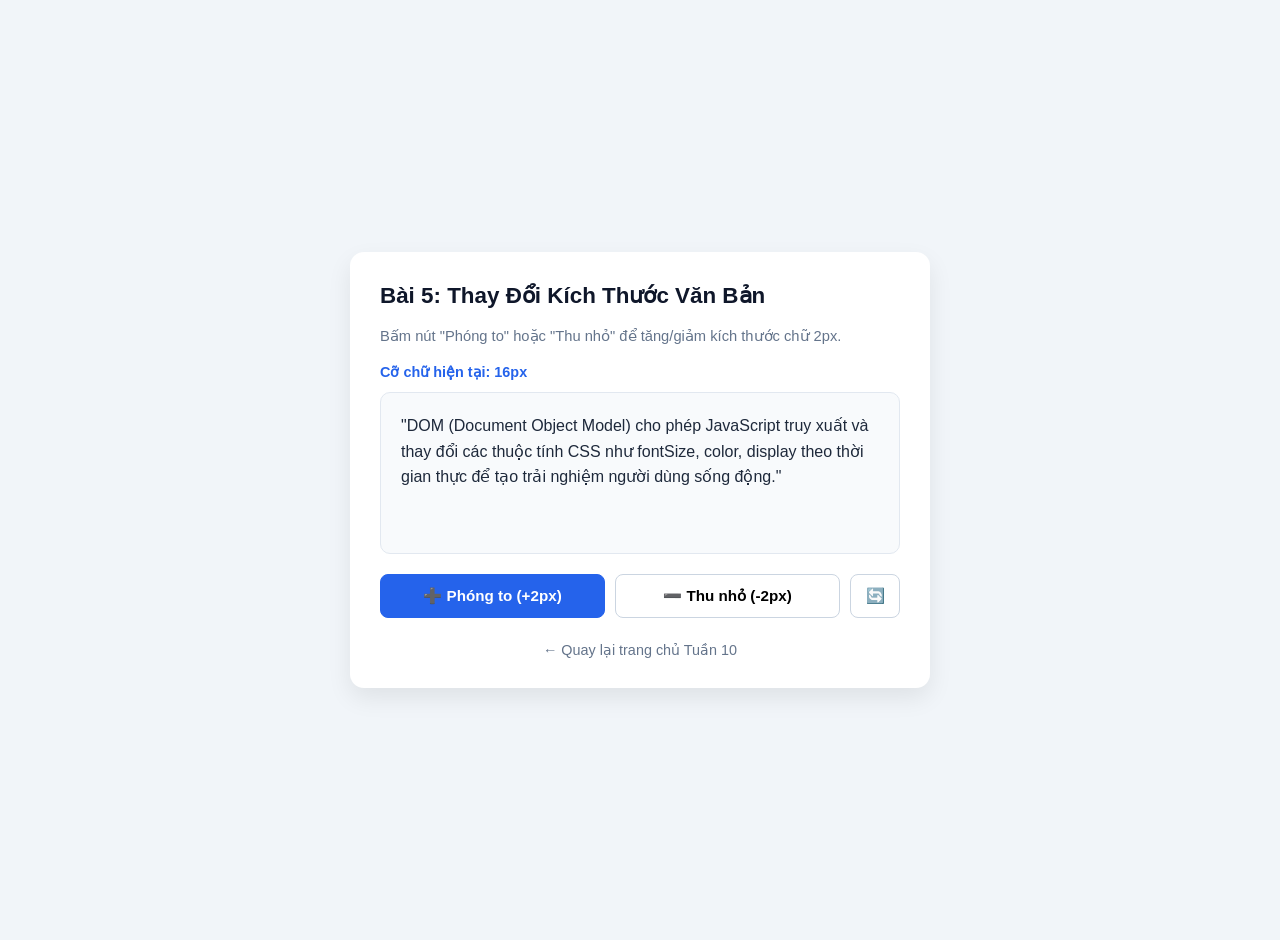
<file: exercises/bai5_font_size/index.html>
<!DOCTYPE html>
<html lang="vi">
<head>
  <meta charset="UTF-8">
  <meta name="viewport" content="width=device-width, initial-scale=1.0">
  <title>Bài 5: Thay Đổi Kích Thước Văn Bản | LHU Tuần 10</title>
  <style>
    body {
      font-family: 'Segoe UI', Tahoma, Geneva, Verdana, sans-serif;
      background-color: #f1f5f9;
      display: flex;
      justify-content: center;
      align-items: center;
      min-height: 100vh;
      margin: 0;
      padding: 20px;
    }
    .card {
      background: white;
      padding: 30px;
      border-radius: 14px;
      box-shadow: 0 10px 25px rgba(0,0,0,0.08);
      max-width: 520px;
      width: 100%;
    }
    h2 {
      margin-top: 0;
      color: #0f172a;
      font-size: 1.4rem;
    }
    p.desc {
      color: #64748b;
      font-size: 0.92rem;
      margin-bottom: 20px;
    }
    .text-box {
      background: #f8fafc;
      border: 1px solid #e2e8f0;
      border-radius: 10px;
      padding: 20px;
      margin-bottom: 20px;
      min-height: 120px;
    }
    #sample-text {
      font-size: 16px;
      line-height: 1.6;
      color: #1e293b;
      margin: 0;
      transition: font-size 0.2s ease;
    }
    .btn-group {
      display: flex;
      gap: 10px;
    }
    button {
      flex: 1;
      padding: 12px;
      border-radius: 8px;
      border: 1px solid #cbd5e1;
      background: white;
      font-weight: 600;
      cursor: pointer;
      font-size: 0.95rem;
      transition: all 0.2s;
    }
    button:hover {
      background: #f1f5f9;
      border-color: #94a3b8;
    }
    button.primary {
      background: #2563eb;
      color: white;
      border-color: #2563eb;
    }
    button.primary:hover {
      background: #1d4ed8;
    }
    .status {
      font-weight: 700;
      color: #2563eb;
      margin-bottom: 12px;
      font-size: 0.9rem;
    }
    .back-home {
      display: block;
      margin-top: 24px;
      text-align: center;
      color: #64748b;
      text-decoration: none;
      font-size: 0.9rem;
    }
    .back-home:hover {
      color: #2563eb;
    }
  </style>
</head>
<body>
  <div class="card">
    <h2>Bài 5: Thay Đổi Kích Thước Văn Bản</h2>
    <p class="desc">Bấm nút "Phóng to" hoặc "Thu nhỏ" để tăng/giảm kích thước chữ 2px.</p>

    <div class="status">Cỡ chữ hiện tại: <span id="font-display">16px</span></div>

    <div class="text-box">
      <p id="sample-text">
        "DOM (Document Object Model) cho phép JavaScript truy xuất và thay đổi các thuộc tính CSS như fontSize, color, display theo thời gian thực để tạo trải nghiệm người dùng sống động."
      </p>
    </div>

    <div class="btn-group">
      <button class="primary" id="btn-zoom-in">➕ Phóng to (+2px)</button>
      <button id="btn-zoom-out">➖ Thu nhỏ (-2px)</button>
      <button id="btn-reset" style="flex: 0 0 50px;">🔄</button>
    </div>

    <a href="../../index.html" class="back-home">← Quay lại trang chủ Tuần 10</a>
  </div>

  <script>
    const sampleText = document.getElementById('sample-text');
    const fontDisplay = document.getElementById('font-display');
    const btnZoomIn = document.getElementById('btn-zoom-in');
    const btnZoomOut = document.getElementById('btn-zoom-out');
    const btnReset = document.getElementById('btn-reset');

    let currentSize = 16;

    function applyFontSize() {
      sampleText.style.fontSize = currentSize + 'px';
      fontDisplay.innerText = currentSize + 'px';
    }

    btnZoomIn.addEventListener('click', () => {
      if (currentSize < 34) {
        currentSize += 2;
        applyFontSize();
      }
    });

    btnZoomOut.addEventListener('click', () => {
      if (currentSize > 10) {
        currentSize -= 2;
        applyFontSize();
      }
    });

    btnReset.addEventListener('click', () => {
      currentSize = 16;
      applyFontSize();
    });
  </script>
</body>
</html>
</file>
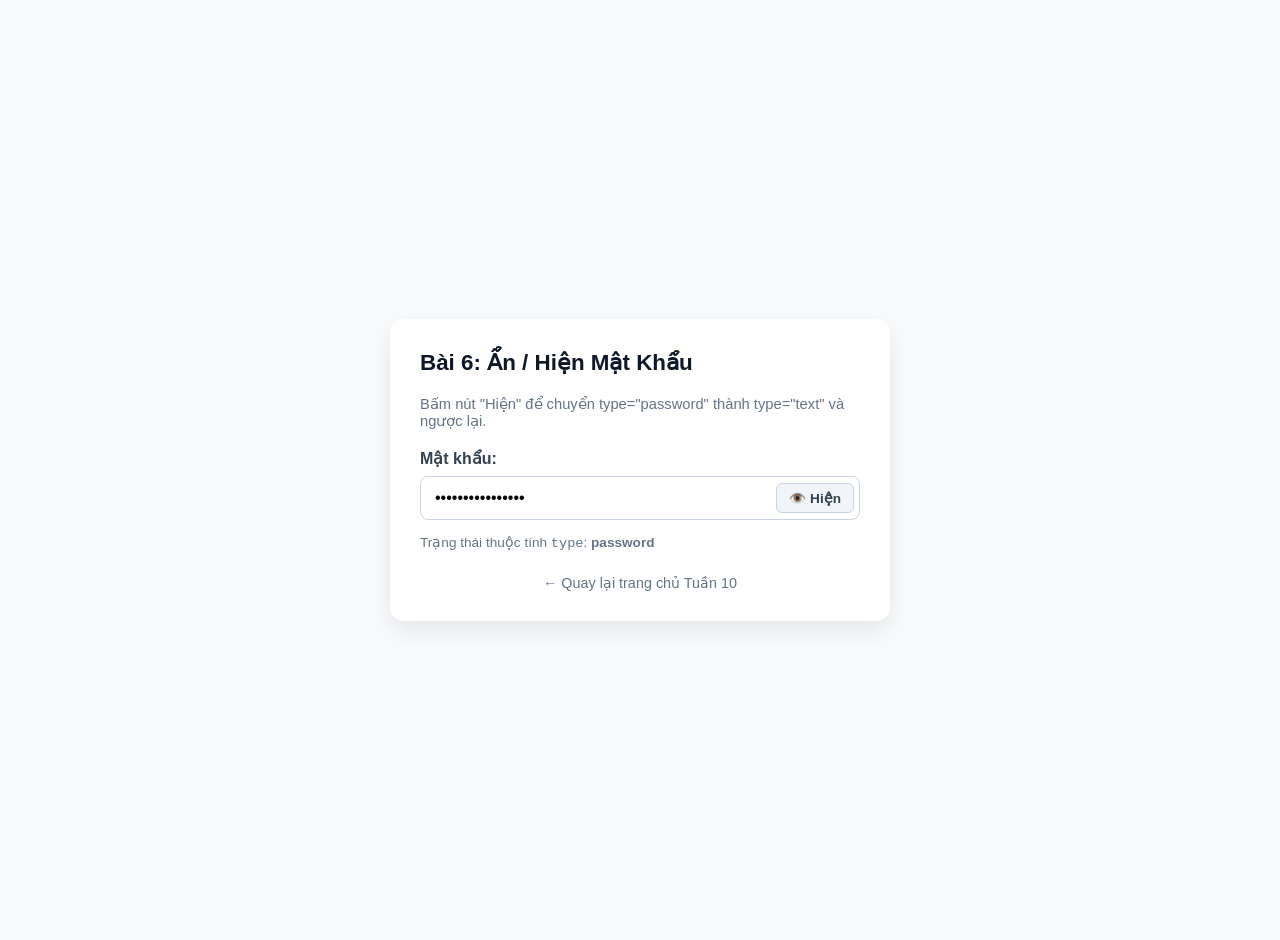
<file: exercises/bai6_toggle_password/index.html>
<!DOCTYPE html>
<html lang="vi">
<head>
  <meta charset="UTF-8">
  <meta name="viewport" content="width=device-width, initial-scale=1.0">
  <title>Bài 6: Ẩn / Hiện Mật Khẩu | LHU Tuần 10</title>
  <style>
    body {
      font-family: 'Segoe UI', Tahoma, Geneva, Verdana, sans-serif;
      background-color: #f8fafc;
      display: flex;
      justify-content: center;
      align-items: center;
      min-height: 100vh;
      margin: 0;
      padding: 20px;
    }
    .card {
      background: white;
      padding: 30px;
      border-radius: 14px;
      box-shadow: 0 10px 25px rgba(0,0,0,0.08);
      max-width: 440px;
      width: 100%;
    }
    h2 {
      margin-top: 0;
      color: #0f172a;
      font-size: 1.4rem;
    }
    p {
      color: #64748b;
      font-size: 0.92rem;
      margin-bottom: 20px;
    }
    label {
      display: block;
      margin-bottom: 8px;
      font-weight: 600;
      color: #334155;
    }
    .input-wrapper {
      position: relative;
      display: flex;
      align-items: center;
    }
    input[type="password"], input[type="text"] {
      width: 100%;
      padding: 12px 75px 12px 14px;
      box-sizing: border-box;
      border: 1px solid #cbd5e1;
      border-radius: 8px;
      font-size: 1rem;
      outline: none;
      transition: border-color 0.2s;
    }
    input:focus {
      border-color: #3b82f6;
    }
    button.toggle-btn {
      position: absolute;
      right: 6px;
      background: #f1f5f9;
      border: 1px solid #cbd5e1;
      padding: 6px 12px;
      border-radius: 6px;
      font-size: 0.85rem;
      font-weight: 600;
      color: #334155;
      cursor: pointer;
      display: flex;
      align-items: center;
      gap: 4px;
      transition: all 0.2s;
    }
    button.toggle-btn:hover {
      background: #e2e8f0;
    }
    .hint {
      margin-top: 14px;
      font-size: 0.85rem;
      color: #64748b;
    }
    .back-home {
      display: block;
      margin-top: 24px;
      text-align: center;
      color: #64748b;
      text-decoration: none;
      font-size: 0.9rem;
    }
    .back-home:hover {
      color: #2563eb;
    }
  </style>
</head>
<body>
  <div class="card">
    <h2>Bài 6: Ẩn / Hiện Mật Khẩu</h2>
    <p>Bấm nút "Hiện" để chuyển type="password" thành type="text" và ngược lại.</p>

    <div>
      <label for="password-field">Mật khẩu:</label>
      <div class="input-wrapper">
        <input type="password" id="password-field" value="LacHongUniv@2026">
        <button type="button" class="toggle-btn" id="toggle-btn">
          <span id="eye-icon">👁️</span>
          <span id="toggle-label">Hiện</span>
        </button>
      </div>
    </div>

    <div class="hint">
      Trạng thái thuộc tính <code>type</code>: <strong id="type-state">password</strong>
    </div>

    <a href="../../index.html" class="back-home">← Quay lại trang chủ Tuần 10</a>
  </div>

  <script>
    const pwdField = document.getElementById('password-field');
    const toggleBtn = document.getElementById('toggle-btn');
    const eyeIcon = document.getElementById('eye-icon');
    const toggleLabel = document.getElementById('toggle-label');
    const typeState = document.getElementById('type-state');

    toggleBtn.addEventListener('click', () => {
      if (pwdField.type === 'password') {
        pwdField.type = 'text';
        toggleLabel.innerText = 'Ẩn';
        eyeIcon.innerText = '🔒';
        typeState.innerText = 'text';
      } else {
        pwdField.type = 'password';
        toggleLabel.innerText = 'Hiện';
        eyeIcon.innerText = '👁️';
        typeState.innerText = 'password';
      }
      pwdField.focus();
    });
  </script>
</body>
</html>
</file>
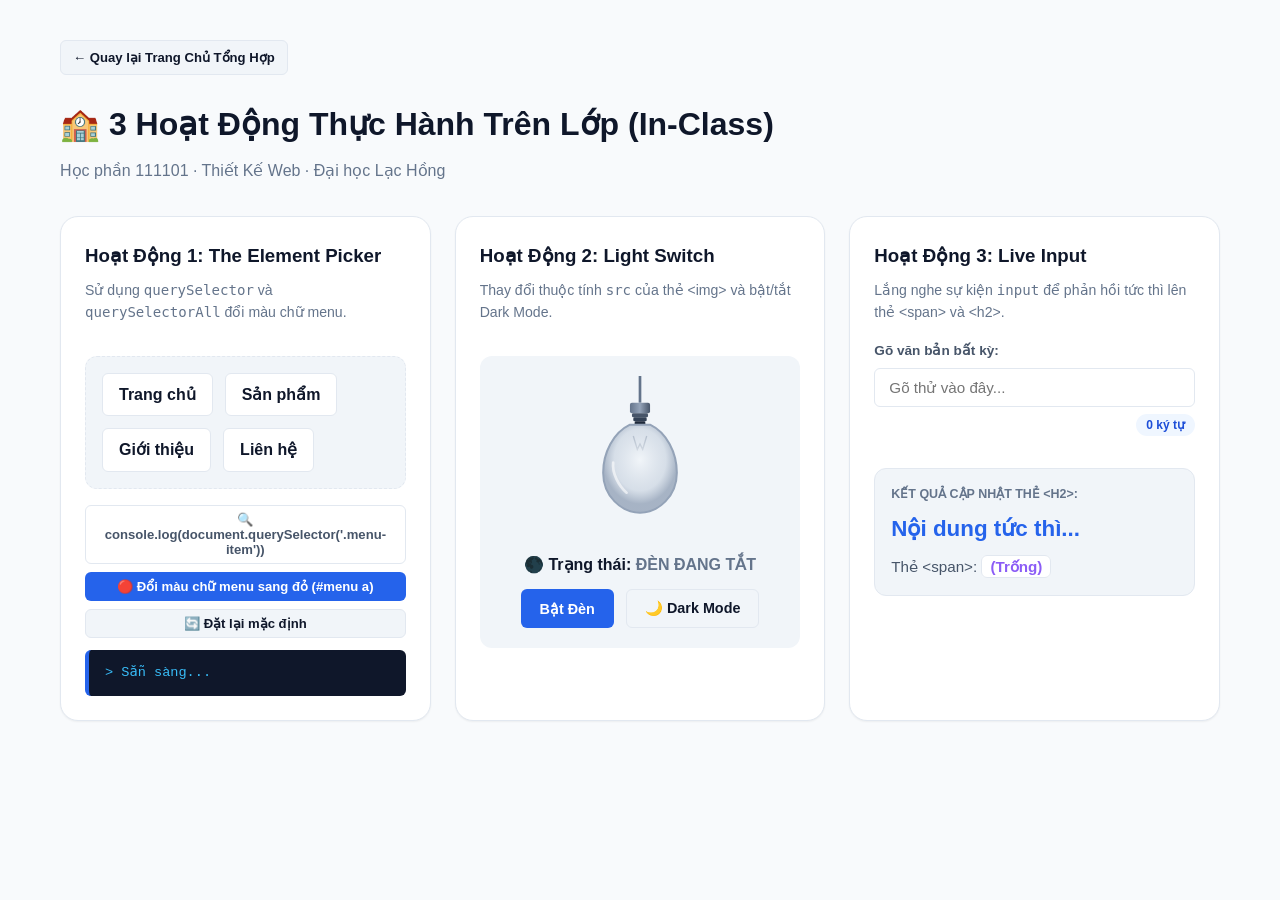
<file: exercises/inclass_activities/index.html>
<!DOCTYPE html>
<html lang="vi">
<head>
  <meta charset="UTF-8">
  <meta name="viewport" content="width=device-width, initial-scale=1.0">
  <title>3 Hoạt Động Thực Hành Trên Lớp | LHU Tuần 10</title>
  <link rel="stylesheet" href="../../css/style.css">
  <style>
    body { padding: 40px 0; }
  </style>
</head>
<body>
  <div class="container">
    <a href="../../index.html" class="btn btn-secondary btn-sm" style="margin-bottom: 24px;">← Quay lại Trang Chủ Tổng Hợp</a>
    <h1 style="margin-bottom: 8px;">🏫 3 Hoạt Động Thực Hành Trên Lớp (In-Class)</h1>
    <p style="color: var(--text-muted); margin-bottom: 32px;">Học phần 111101 · Thiết Kế Web · Đại học Lạc Hồng</p>

    <div class="grid-3">
      <!-- Hoạt động 1 -->
      <div class="card">
        <h3>Hoạt Động 1: The Element Picker</h3>
        <p style="color: var(--text-muted); font-size: 0.88rem; margin: 8px 0 16px;">
          Sử dụng <code>querySelector</code> và <code>querySelectorAll</code> đổi màu chữ menu.
        </p>
        <div class="menu-demo-box">
          <ul id="menu">
            <li><a href="#" class="menu-item">Trang chủ</a></li>
            <li><a href="#" class="menu-item">Sản phẩm</a></li>
            <li><a href="#" class="menu-item">Giới thiệu</a></li>
            <li><a href="#" class="menu-item">Liên hệ</a></li>
          </ul>
        </div>
        <div style="display: flex; flex-direction: column; gap: 8px;">
          <button id="btn-picker-inspect" class="btn btn-outline btn-sm">🔍 console.log(document.querySelector('.menu-item'))</button>
          <button id="btn-picker-color-red" class="btn btn-primary btn-sm">🔴 Đổi màu chữ menu sang đỏ (#menu a)</button>
          <button id="btn-picker-reset" class="btn btn-secondary btn-sm">🔄 Đặt lại mặc định</button>
        </div>
        <div id="picker-console-output" class="console-output">> Sẵn sàng...</div>
      </div>

      <!-- Hoạt động 2 -->
      <div class="card">
        <h3>Hoạt Động 2: Light Switch</h3>
        <p style="color: var(--text-muted); font-size: 0.88rem; margin: 8px 0 16px;">
          Thay đổi thuộc tính <code>src</code> của thẻ &lt;img&gt; và bật/tắt Dark Mode.
        </p>
        <div class="light-switch-container">
          <div class="bulb-wrapper">
            <img id="bulb-image" class="bulb-image" src="../../assets/images/bulb_off.svg" alt="Bóng đèn tắt">
          </div>
          <div id="bulb-status" class="bulb-status-text">
            🌑 Trạng thái: <span style="color:var(--text-muted);font-weight:700;">ĐÈN ĐANG TẮT</span>
          </div>
          <div class="switch-actions">
            <button id="bulb-toggle-btn" class="btn btn-primary">Bật Đèn</button>
            <button id="toggle-btn" class="btn btn-secondary">🌙 Dark Mode</button>
          </div>
        </div>
      </div>

      <!-- Hoạt động 3 -->
      <div class="card">
        <h3>Hoạt Động 3: Live Input</h3>
        <p style="color: var(--text-muted); font-size: 0.88rem; margin: 8px 0 16px;">
          Lắng nghe sự kiện <code>input</code> để phản hồi tức thì lên thẻ &lt;span&gt; và &lt;h2&gt;.
        </p>
        <div class="form-group">
          <label for="live-text-input" class="form-label">Gõ văn bản bất kỳ:</label>
          <input type="text" id="live-text-input" class="form-control" placeholder="Gõ thử vào đây...">
          <div style="text-align: right; margin-top: 4px;">
            <span id="live-char-count" class="badge badge-primary">0 ký tự</span>
          </div>
        </div>
        <div class="live-mirror-card">
          <div class="live-mirror-label">Kết quả cập nhật thẻ &lt;h2&gt;:</div>
          <h2 id="live-h2-output" class="live-h2-display">Nội dung tức thì...</h2>
          <div class="live-span-wrapper">
            Thẻ &lt;span&gt;: <span id="live-span-output" class="live-span-output">(Trống)</span>
          </div>
        </div>
      </div>
    </div>
  </div>

  <script src="../../js/inclass.js"></script>
</body>
</html>
</file>
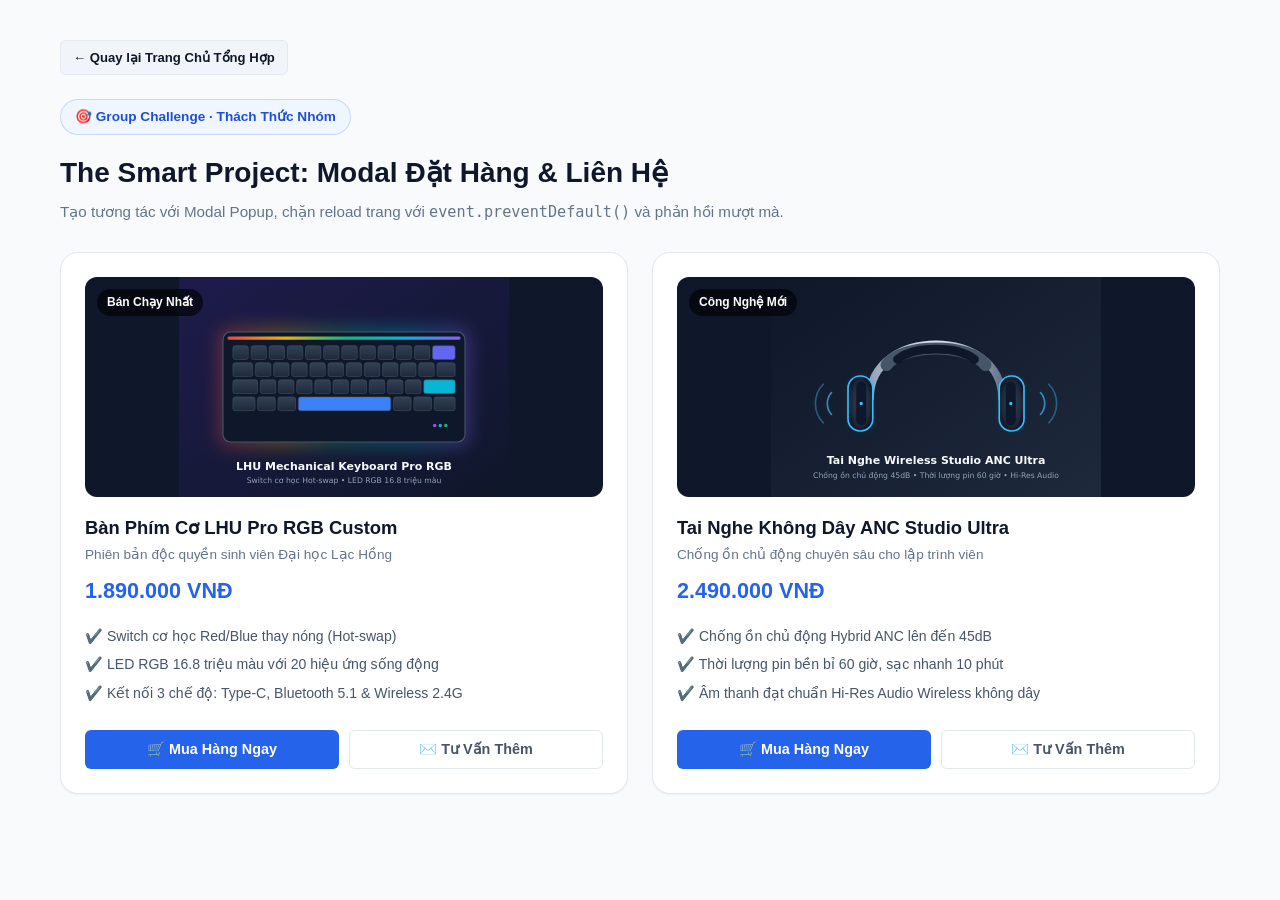
<file: exercises/smart_project/index.html>
<!DOCTYPE html>
<html lang="vi">
<head>
  <meta charset="UTF-8">
  <meta name="viewport" content="width=device-width, initial-scale=1.0">
  <title>The Smart Project: Modal Form Không Tải Lại Trang | LHU Tuần 10</title>
  <link rel="stylesheet" href="../../css/style.css">
  <style>
    body { padding: 40px 0; }
  </style>
</head>
<body>
  <div class="container">
    <a href="../../index.html" class="btn btn-secondary btn-sm" style="margin-bottom: 24px;">← Quay lại Trang Chủ Tổng Hợp</a>
    
    <div class="section-header">
      <span class="badge-pill">🎯 Group Challenge · Thách Thức Nhóm</span>
      <h1 class="section-title">The Smart Project: Modal Đặt Hàng & Liên Hệ</h1>
      <p class="section-desc">
        Tạo tương tác với Modal Popup, chặn reload trang với <code>event.preventDefault()</code> và phản hồi mượt mà.
      </p>
    </div>

    <div class="grid-2">
      <!-- Sản phẩm 1 -->
      <div class="card product-card">
        <div class="product-image-container">
          <span class="product-tag">Bán Chạy Nhất</span>
          <img src="../../assets/images/product_keyboard.svg" alt="Bàn phím cơ LHU RGB Pro">
        </div>
        <div class="card-title-group">
          <h3 class="product-title">Bàn Phím Cơ LHU Pro RGB Custom</h3>
          <p>Phiên bản độc quyền sinh viên Đại học Lạc Hồng</p>
        </div>
        <div class="product-price">1.890.000 VNĐ</div>
        <ul class="product-features">
          <li>✔️ Switch cơ học Red/Blue thay nóng (Hot-swap)</li>
          <li>✔️ LED RGB 16.8 triệu màu với 20 hiệu ứng sống động</li>
          <li>✔️ Kết nối 3 chế độ: Type-C, Bluetooth 5.1 & Wireless 2.4G</li>
        </ul>
        <div class="product-actions">
          <button class="btn btn-primary btn-buy-action">🛒 Mua Hàng Ngay</button>
          <button class="btn btn-outline btn-contact-action">✉️ Tư Vấn Thêm</button>
        </div>
      </div>

      <!-- Sản phẩm 2 -->
      <div class="card product-card">
        <div class="product-image-container">
          <span class="product-tag">Công Nghệ Mới</span>
          <img src="../../assets/images/product_headphone.svg" alt="Tai nghe ANC Studio Ultra">
        </div>
        <div class="card-title-group">
          <h3 class="product-title">Tai Nghe Không Dây ANC Studio Ultra</h3>
          <p>Chống ồn chủ động chuyên sâu cho lập trình viên</p>
        </div>
        <div class="product-price">2.490.000 VNĐ</div>
        <ul class="product-features">
          <li>✔️ Chống ồn chủ động Hybrid ANC lên đến 45dB</li>
          <li>✔️ Thời lượng pin bền bỉ 60 giờ, sạc nhanh 10 phút</li>
          <li>✔️ Âm thanh đạt chuẩn Hi-Res Audio Wireless không dây</li>
        </ul>
        <div class="product-actions">
          <button class="btn btn-primary btn-buy-action">🛒 Mua Hàng Ngay</button>
          <button class="btn btn-outline btn-contact-action">✉️ Tư Vấn Thêm</button>
        </div>
      </div>
    </div>
  </div>

  <!-- Modal Component -->
  <div id="checkout-modal" class="modal-overlay" role="dialog" aria-modal="true">
    <div class="modal-dialog">
      <div class="modal-header">
        <h3 id="modal-main-heading" class="modal-title">🛒 Xác Nhận Đặt Hàng</h3>
        <button id="modal-close-btn" class="modal-close-btn">&times;</button>
      </div>
      <div class="modal-body">
        <div id="modal-alert-box" class="modal-alert"></div>
        <div class="modal-product-summary">
          <div class="summary-icon">📦</div>
          <div style="flex-grow: 1;">
            <div id="modal-product-title" class="summary-title">Bàn Phím Cơ LHU Pro RGB</div>
            <div id="modal-product-price" class="summary-price">1.890.000 VNĐ</div>
          </div>
          <span id="modal-type-badge" class="badge badge-primary">ĐƠN ĐẶT HÀNG</span>
        </div>

        <form id="modal-checkout-form">
          <input type="hidden" id="order-product-name" value="Bàn Phím Cơ LHU Pro RGB">
          <input type="hidden" id="order-action-type" value="buy">

          <div class="form-group">
            <label for="customer-name" class="form-label">Họ và tên: <span style="color:var(--danger)">*</span></label>
            <input type="text" id="customer-name" class="form-control" placeholder="Nguyễn Văn An" required>
          </div>

          <div class="form-group">
            <label for="customer-phone" class="form-label">Số điện thoại: <span style="color:var(--danger)">*</span></label>
            <input type="tel" id="customer-phone" class="form-control" placeholder="0912345678" required>
          </div>

          <div class="form-group">
            <label for="customer-email" class="form-label">Email:</label>
            <input type="email" id="customer-email" class="form-control" placeholder="name@example.com">
          </div>

          <div class="form-group">
            <label for="customer-note" class="form-label">Ghi chú:</label>
            <textarea id="customer-note" class="form-control" rows="2" placeholder="Địa chỉ giao hàng hoặc nội dung tư vấn..."></textarea>
          </div>

          <div class="modal-footer" style="padding: 16px 0 0; background: transparent; border: none;">
            <button type="button" id="modal-cancel-btn" class="btn btn-secondary">Hủy</button>
            <button type="submit" class="btn btn-primary">Xác Nhận</button>
          </div>
        </form>
      </div>
    </div>
  </div>

  <script src="../../js/smart_project.js"></script>
</body>
</html>
</file>
<file: css/style.css>
/* ==========================================================================
   HỌC PHẦN 111101 · THIẾT KẾ WEB - ĐẠI HỌC LẠC HỒNG (LHU)
   TUẦN 10: THAO TÁC VỚI DOM & XỬ LÝ SỰ KIỆN (DOM MANIPULATION)
   STYLE SHEET CHÍNH (Responsive, Modern UI, Dark/Light Themes)
   ========================================================================== */

:root {
  /* Color Palette - Light Theme */
  --bg-primary: #f8fafc;
  --bg-secondary: #ffffff;
  --bg-card: #ffffff;
  --bg-elevated: #f1f5f9;
  --bg-input: #ffffff;
  --bg-modal: #ffffff;
  
  --text-primary: #0f172a;
  --text-secondary: #475569;
  --text-muted: #64748b;
  --text-inverse: #ffffff;

  --border-color: #e2e8f0;
  --border-focus: #3b82f6;

  --primary: #2563eb;
  --primary-hover: #1d4ed8;
  --primary-light: #eff6ff;
  --primary-text: #1d4ed8;

  --accent: #8b5cf6;
  --accent-hover: #7c3aed;

  --success: #10b981;
  --success-bg: #ecfdf5;
  --success-border: #a7f3d0;
  --success-text: #065f46;

  --danger: #ef4444;
  --danger-bg: #fef2f2;
  --danger-border: #fecaca;
  --danger-text: #991b1b;

  --warning: #f59e0b;
  --warning-bg: #fffbeb;
  --warning-border: #fde68a;
  --warning-text: #92400e;

  --radius-sm: 6px;
  --radius-md: 12px;
  --radius-lg: 18px;
  --radius-full: 9999px;

  --shadow-sm: 0 1px 2px 0 rgba(0, 0, 0, 0.05);
  --shadow-md: 0 4px 6px -1px rgba(0, 0, 0, 0.1), 0 2px 4px -2px rgba(0, 0, 0, 0.1);
  --shadow-lg: 0 10px 15px -3px rgba(0, 0, 0, 0.1), 0 4px 6px -4px rgba(0, 0, 0, 0.1);
  --shadow-xl: 0 20px 25px -5px rgba(0, 0, 0, 0.1), 0 8px 10px -6px rgba(0, 0, 0, 0.1);

  --transition: all 0.25s cubic-bezier(0.4, 0, 0.2, 1);
  --font-sans: 'Inter', -apple-system, BlinkMacSystemFont, 'Segoe UI', Roboto, Helvetica, Arial, sans-serif;
}

/* Dark Mode Theme Variables */
body.dark-mode {
  --bg-primary: #0b0f19;
  --bg-secondary: #111827;
  --bg-card: #1f2937;
  --bg-elevated: #374151;
  --bg-input: #111827;
  --bg-modal: #1f2937;

  --text-primary: #f9fafb;
  --text-secondary: #cbd5e1;
  --text-muted: #94a3b8;
  --text-inverse: #0f172a;

  --border-color: #374151;
  --border-focus: #60a5fa;

  --primary: #3b82f6;
  --primary-hover: #60a5fa;
  --primary-light: rgba(59, 130, 246, 0.15);
  --primary-text: #93c5fd;

  --success-bg: rgba(16, 185, 129, 0.15);
  --success-border: rgba(16, 185, 129, 0.3);
  --success-text: #34d399;

  --danger-bg: rgba(239, 68, 68, 0.15);
  --danger-border: rgba(239, 68, 68, 0.3);
  --danger-text: #f87171;

  --warning-bg: rgba(245, 158, 11, 0.15);
  --warning-border: rgba(245, 158, 11, 0.3);
  --warning-text: #fbbf24;

  --shadow-sm: 0 1px 2px 0 rgba(0, 0, 0, 0.3);
  --shadow-md: 0 4px 6px -1px rgba(0, 0, 0, 0.4);
  --shadow-lg: 0 10px 15px -3px rgba(0, 0, 0, 0.5);
  --shadow-xl: 0 20px 25px -5px rgba(0, 0, 0, 0.6);
}

/* Base Reset & Setup */
*, *::before, *::after {
  box-sizing: border-box;
  margin: 0;
  padding: 0;
}

html {
  scroll-behavior: smooth;
  font-size: 16px;
}

body {
  font-family: var(--font-sans);
  background-color: var(--bg-primary);
  color: var(--text-primary);
  line-height: 1.6;
  transition: background-color 0.3s ease, color 0.3s ease;
  min-height: 100vh;
  display: flex;
  flex-direction: column;
}

/* Container */
.container {
  width: 100%;
  max-width: 1200px;
  margin-left: auto;
  margin-right: auto;
  padding-left: 20px;
  padding-right: 20px;
}

/* Header & Top Navigation */
.header {
  background-color: var(--bg-secondary);
  border-bottom: 1px solid var(--border-color);
  position: sticky;
  top: 0;
  z-index: 100;
  backdrop-filter: blur(12px);
  box-shadow: var(--shadow-sm);
  transition: var(--transition);
}

.header-inner {
  display: flex;
  align-items: center;
  justify-content: space-between;
  height: 72px;
}

.brand-wrapper {
  display: flex;
  align-items: center;
  gap: 12px;
  text-decoration: none;
  color: inherit;
}

.brand-logo-badge {
  background: linear-gradient(135deg, var(--primary), var(--accent));
  color: #ffffff;
  font-weight: 800;
  font-size: 1.1rem;
  width: 44px;
  height: 44px;
  border-radius: var(--radius-md);
  display: flex;
  align-items: center;
  justify-content: center;
  box-shadow: 0 4px 10px rgba(37, 99, 235, 0.3);
}

.brand-info h1 {
  font-size: 1.15rem;
  font-weight: 700;
  line-height: 1.2;
}

.brand-info p {
  font-size: 0.8rem;
  color: var(--text-muted);
}

.nav-links {
  display: flex;
  align-items: center;
  gap: 16px;
  list-style: none;
}

.nav-link {
  text-decoration: none;
  color: var(--text-secondary);
  font-weight: 500;
  font-size: 0.92rem;
  padding: 8px 14px;
  border-radius: var(--radius-sm);
  transition: var(--transition);
}

.nav-link:hover, .nav-link.active {
  color: var(--primary);
  background-color: var(--primary-light);
}

.header-actions {
  display: flex;
  align-items: center;
  gap: 12px;
}

/* Theme Toggle Button */
.theme-toggle-btn {
  background-color: var(--bg-elevated);
  border: 1px solid var(--border-color);
  color: var(--text-primary);
  padding: 8px 14px;
  border-radius: var(--radius-full);
  cursor: pointer;
  display: flex;
  align-items: center;
  gap: 8px;
  font-size: 0.88rem;
  font-weight: 600;
  transition: var(--transition);
}

.theme-toggle-btn:hover {
  border-color: var(--primary);
  transform: translateY(-1px);
}

/* Mobile Menu Button */
.mobile-toggle {
  display: none;
  background: none;
  border: 1px solid var(--border-color);
  border-radius: var(--radius-sm);
  padding: 8px;
  color: var(--text-primary);
  cursor: pointer;
}

/* Hero Section */
.hero-section {
  padding: 48px 0 24px;
  text-align: center;
}

.badge-pill {
  display: inline-flex;
  align-items: center;
  gap: 6px;
  padding: 6px 14px;
  border-radius: var(--radius-full);
  font-size: 0.85rem;
  font-weight: 600;
  background-color: var(--primary-light);
  color: var(--primary-text);
  border: 1px solid rgba(37, 99, 235, 0.2);
  margin-bottom: 16px;
}

.hero-title {
  font-size: 2.4rem;
  font-weight: 800;
  margin-bottom: 12px;
  letter-spacing: -0.02em;
  background: linear-gradient(135deg, var(--primary), var(--accent));
  -webkit-background-clip: text;
  -webkit-text-fill-color: transparent;
}

.hero-subtitle {
  font-size: 1.1rem;
  color: var(--text-secondary);
  max-width: 780px;
  margin: 0 auto 24px;
}

.student-meta {
  display: flex;
  align-items: center;
  justify-content: center;
  flex-wrap: wrap;
  gap: 20px;
  font-size: 0.9rem;
  color: var(--text-muted);
  background-color: var(--bg-secondary);
  padding: 12px 24px;
  border-radius: var(--radius-full);
  border: 1px solid var(--border-color);
  width: fit-content;
  margin: 0 auto;
  box-shadow: var(--shadow-sm);
}

.student-meta span strong {
  color: var(--text-primary);
}

/* Section Header */
.section-header {
  margin-bottom: 28px;
  position: relative;
}

.section-tag {
  text-transform: uppercase;
  font-size: 0.75rem;
  font-weight: 700;
  letter-spacing: 0.1em;
  color: var(--primary);
  margin-bottom: 6px;
}

.section-title {
  font-size: 1.75rem;
  font-weight: 700;
  color: var(--text-primary);
}

.section-desc {
  color: var(--text-muted);
  font-size: 0.95rem;
  margin-top: 4px;
}

/* Main Cards & Grids */
.grid-2 {
  display: grid;
  grid-template-columns: repeat(auto-fit, minmax(320px, 1fr));
  gap: 24px;
}

.grid-3 {
  display: grid;
  grid-template-columns: repeat(auto-fit, minmax(300px, 1fr));
  gap: 24px;
}

.card {
  background-color: var(--bg-card);
  border: 1px solid var(--border-color);
  border-radius: var(--radius-lg);
  padding: 24px;
  box-shadow: var(--shadow-sm);
  transition: var(--transition);
  display: flex;
  flex-direction: column;
}

.card:hover {
  box-shadow: var(--shadow-md);
  border-color: rgba(59, 130, 246, 0.4);
}

.card-header {
  display: flex;
  align-items: flex-start;
  justify-content: space-between;
  margin-bottom: 16px;
  gap: 12px;
}

.card-title-group h3 {
  font-size: 1.15rem;
  font-weight: 700;
  color: var(--text-primary);
}

.card-title-group p {
  font-size: 0.85rem;
  color: var(--text-muted);
  margin-top: 2px;
}

.badge {
  padding: 4px 10px;
  border-radius: var(--radius-full);
  font-size: 0.75rem;
  font-weight: 600;
  white-space: nowrap;
}

.badge-primary { background-color: var(--primary-light); color: var(--primary-text); }
.badge-success { background-color: var(--success-bg); color: var(--success-text); }
.badge-warning { background-color: var(--warning-bg); color: var(--warning-text); }

/* Buttons */
.btn {
  display: inline-flex;
  align-items: center;
  justify-content: center;
  gap: 8px;
  font-family: inherit;
  font-size: 0.9rem;
  font-weight: 600;
  padding: 10px 18px;
  border-radius: var(--radius-sm);
  border: 1px solid transparent;
  cursor: pointer;
  transition: var(--transition);
  text-decoration: none;
}

.btn-primary {
  background-color: var(--primary);
  color: #ffffff;
}

.btn-primary:hover {
  background-color: var(--primary-hover);
  box-shadow: 0 4px 12px rgba(37, 99, 235, 0.35);
  transform: translateY(-1px);
}

.btn-secondary {
  background-color: var(--bg-elevated);
  border-color: var(--border-color);
  color: var(--text-primary);
}

.btn-secondary:hover {
  background-color: var(--border-color);
  color: var(--text-primary);
}

.btn-outline {
  background-color: transparent;
  border-color: var(--border-color);
  color: var(--text-secondary);
}

.btn-outline:hover {
  border-color: var(--primary);
  color: var(--primary);
  background-color: var(--primary-light);
}

.btn-danger {
  background-color: var(--danger);
  color: #ffffff;
}

.btn-danger:hover {
  background-color: #dc2626;
}

.btn-sm {
  padding: 6px 12px;
  font-size: 0.82rem;
}

.btn-block {
  width: 100%;
}

/* Form inputs */
.form-group {
  margin-bottom: 16px;
  text-align: left;
}

.form-label {
  display: block;
  font-size: 0.85rem;
  font-weight: 600;
  color: var(--text-secondary);
  margin-bottom: 6px;
}

.form-control {
  width: 100%;
  padding: 10px 14px;
  font-family: inherit;
  font-size: 0.95rem;
  color: var(--text-primary);
  background-color: var(--bg-input);
  border: 1px solid var(--border-color);
  border-radius: var(--radius-sm);
  transition: var(--transition);
}

.form-control:focus {
  outline: none;
  border-color: var(--border-focus);
  box-shadow: 0 0 0 3px rgba(59, 130, 246, 0.2);
}

.form-hint {
  font-size: 0.8rem;
  color: var(--text-muted);
  margin-top: 4px;
}

/* ==========================================================================
   SECTION: THE SMART PROJECT (THÁCH THỨC NHÓM)
   ========================================================================== */
.smart-project-section {
  padding: 40px 0;
  border-top: 1px solid var(--border-color);
  border-bottom: 1px solid var(--border-color);
  background: linear-gradient(180deg, var(--bg-secondary) 0%, var(--bg-primary) 100%);
}

.product-card {
  overflow: hidden;
  display: flex;
  flex-direction: column;
}

.product-image-container {
  width: 100%;
  height: 220px;
  background-color: #0f172a;
  border-radius: var(--radius-md);
  overflow: hidden;
  display: flex;
  align-items: center;
  justify-content: center;
  position: relative;
  margin-bottom: 16px;
}

.product-image-container img {
  width: 100%;
  height: 100%;
  object-fit: contain;
  transition: transform 0.4s ease;
}

.product-card:hover .product-image-container img {
  transform: scale(1.05);
}

.product-tag {
  position: absolute;
  top: 12px;
  left: 12px;
  background: rgba(0, 0, 0, 0.6);
  backdrop-filter: blur(4px);
  color: #ffffff;
  font-size: 0.75rem;
  font-weight: 600;
  padding: 4px 10px;
  border-radius: var(--radius-full);
}

.product-price {
  font-size: 1.35rem;
  font-weight: 800;
  color: var(--primary);
  margin: 8px 0 16px;
}

.product-features {
  list-style: none;
  margin-bottom: 20px;
  flex-grow: 1;
}

.product-features li {
  font-size: 0.88rem;
  color: var(--text-secondary);
  margin-bottom: 6px;
  display: flex;
  align-items: center;
  gap: 8px;
}

.product-actions {
  display: grid;
  grid-template-columns: 1fr 1fr;
  gap: 10px;
}

/* ==========================================================================
   MODAL COMPONENT (THE SMART PROJECT REQUIREMENT)
   ========================================================================== */
.modal-overlay {
  position: fixed;
  top: 0;
  left: 0;
  right: 0;
  bottom: 0;
  background-color: rgba(15, 23, 42, 0.75);
  backdrop-filter: blur(6px);
  display: flex;
  align-items: center;
  justify-content: center;
  z-index: 1000;
  opacity: 0;
  visibility: hidden;
  transition: opacity 0.3s ease, visibility 0.3s ease;
  padding: 20px;
}

.modal-overlay.open {
  opacity: 1;
  visibility: visible;
}

.modal-dialog {
  background-color: var(--bg-modal);
  border: 1px solid var(--border-color);
  border-radius: var(--radius-lg);
  width: 100%;
  max-width: 540px;
  max-height: 90vh;
  overflow-y: auto;
  box-shadow: var(--shadow-xl);
  transform: scale(0.92) translateY(20px);
  transition: transform 0.3s cubic-bezier(0.34, 1.56, 0.64, 1);
  position: relative;
}

.modal-overlay.open .modal-dialog {
  transform: scale(1) translateY(0);
}

.modal-header {
  padding: 20px 24px;
  border-bottom: 1px solid var(--border-color);
  display: flex;
  align-items: center;
  justify-content: space-between;
}

.modal-title {
  font-size: 1.25rem;
  font-weight: 700;
  color: var(--text-primary);
}

.modal-close-btn {
  background: transparent;
  border: none;
  font-size: 1.5rem;
  line-height: 1;
  color: var(--text-muted);
  cursor: pointer;
  padding: 4px;
  border-radius: var(--radius-sm);
  transition: var(--transition);
}

.modal-close-btn:hover {
  color: var(--danger);
  background-color: var(--danger-bg);
}

.modal-body {
  padding: 24px;
}

.modal-footer {
  padding: 16px 24px;
  border-top: 1px solid var(--border-color);
  display: flex;
  align-items: center;
  justify-content: flex-end;
  gap: 12px;
  background-color: var(--bg-elevated);
}

/* Order Summary Box inside Modal */
.modal-product-summary {
  background-color: var(--bg-elevated);
  border: 1px solid var(--border-color);
  border-radius: var(--radius-md);
  padding: 12px 16px;
  margin-bottom: 18px;
  display: flex;
  align-items: center;
  gap: 14px;
}

.modal-product-summary .summary-icon {
  font-size: 1.8rem;
}

.modal-product-summary .summary-title {
  font-weight: 700;
  font-size: 0.95rem;
}

.modal-product-summary .summary-price {
  color: var(--primary);
  font-weight: 700;
}

/* Modal Form Alert (Success / Error notification without reload) */
.modal-alert {
  display: none;
  padding: 16px;
  border-radius: var(--radius-md);
  margin-bottom: 16px;
  font-size: 0.9rem;
  line-height: 1.5;
  animation: fadeIn 0.3s ease;
}

.modal-alert.success {
  display: block;
  background-color: var(--success-bg);
  border: 1px solid var(--success-border);
  color: var(--success-text);
}

.modal-alert.error {
  display: block;
  background-color: var(--danger-bg);
  border: 1px solid var(--danger-border);
  color: var(--danger-text);
}

@keyframes fadeIn {
  from { opacity: 0; transform: translateY(-8px); }
  to { opacity: 1; transform: translateY(0); }
}

/* ==========================================================================
   SECTION: IN-CLASS ACTIVITIES (HOẠT ĐỘNG TRÊN LỚP)
   ========================================================================== */
.activities-section {
  padding: 48px 0;
}

/* Activity 1: The Element Picker */
.menu-demo-box {
  background-color: var(--bg-elevated);
  border: 1px dashed var(--border-color);
  border-radius: var(--radius-md);
  padding: 16px;
  margin: 16px 0;
}

#menu {
  display: flex;
  flex-wrap: wrap;
  gap: 12px;
  list-style: none;
}

#menu li a {
  display: inline-block;
  padding: 8px 16px;
  background-color: var(--bg-card);
  border: 1px solid var(--border-color);
  border-radius: var(--radius-sm);
  color: var(--text-primary);
  text-decoration: none;
  font-weight: 600;
  transition: color 0.3s ease, border-color 0.3s ease;
}

.console-output {
  background-color: #0f172a;
  color: #38bdf8;
  font-family: 'Consolas', 'Courier New', monospace;
  font-size: 0.85rem;
  padding: 12px 16px;
  border-radius: var(--radius-sm);
  border-left: 4px solid var(--primary);
  margin-top: 12px;
  min-height: 42px;
  display: flex;
  align-items: center;
  word-break: break-all;
}

/* Activity 2: Light Switch & Dark Mode */
.light-switch-container {
  display: flex;
  flex-direction: column;
  align-items: center;
  justify-content: center;
  padding: 20px;
  border-radius: var(--radius-md);
  background-color: var(--bg-elevated);
  margin: 16px 0;
  transition: var(--transition);
}

.bulb-wrapper {
  width: 140px;
  height: 160px;
  margin-bottom: 16px;
  display: flex;
  align-items: center;
  justify-content: center;
}

.bulb-image {
  width: 100%;
  height: 100%;
  object-fit: contain;
  transition: transform 0.3s ease;
}

.bulb-status-text {
  font-weight: 700;
  font-size: 1rem;
  margin-bottom: 12px;
}

.switch-actions {
  display: flex;
  gap: 12px;
  flex-wrap: wrap;
  justify-content: center;
}

/* Activity 3: Live Input */
.live-input-box {
  margin: 16px 0;
}

.live-mirror-card {
  background-color: var(--bg-elevated);
  border: 1px solid var(--border-color);
  border-radius: var(--radius-md);
  padding: 16px;
  margin-top: 16px;
}

.live-mirror-label {
  font-size: 0.78rem;
  text-transform: uppercase;
  color: var(--text-muted);
  font-weight: 700;
  margin-bottom: 6px;
}

.live-h2-display {
  font-size: 1.4rem;
  font-weight: 700;
  color: var(--primary);
  min-height: 2rem;
  word-break: break-word;
}

.live-span-wrapper {
  margin-top: 8px;
  font-size: 0.95rem;
  color: var(--text-secondary);
}

.live-span-output {
  font-weight: 700;
  color: var(--accent);
  background-color: var(--bg-card);
  padding: 2px 8px;
  border-radius: var(--radius-sm);
  border: 1px solid var(--border-color);
}

/* ==========================================================================
   SECTION: HOMEWORK EXERCISES (6 BÀI TẬP VỀ NHÀ)
   ========================================================================== */
.homework-section {
  padding: 48px 0;
  background-color: var(--bg-secondary);
  border-top: 1px solid var(--border-color);
}

/* Exercise 1: Greeting */
.greeting-display-box {
  margin-top: 16px;
  min-height: 48px;
}

.greeting-alert {
  padding: 12px 16px;
  border-radius: var(--radius-md);
  background-color: var(--primary-light);
  border: 1px solid rgba(37, 99, 235, 0.3);
  color: var(--primary-text);
  font-weight: 700;
  font-size: 1.05rem;
  display: flex;
  align-items: center;
  gap: 10px;
  animation: fadeIn 0.3s ease;
}

/* Exercise 2: Image Gallery */
.gallery-container {
  display: flex;
  flex-direction: column;
  gap: 14px;
}

.gallery-main-view {
  width: 100%;
  height: 240px;
  border-radius: var(--radius-md);
  overflow: hidden;
  border: 2px solid var(--border-color);
  background-color: #0f172a;
}

.gallery-main-img {
  width: 100%;
  height: 100%;
  object-fit: cover;
  transition: opacity 0.3s ease;
}

.gallery-thumbnails {
  display: grid;
  grid-template-columns: repeat(4, 1fr);
  gap: 10px;
}

.gallery-thumb {
  height: 70px;
  border-radius: var(--radius-sm);
  overflow: hidden;
  border: 2px solid var(--border-color);
  cursor: pointer;
  transition: var(--transition);
  background-color: #0f172a;
}

.gallery-thumb img {
  width: 100%;
  height: 100%;
  object-fit: cover;
  transition: transform 0.2s ease;
}

.gallery-thumb:hover {
  transform: translateY(-2px);
  border-color: var(--primary);
}

.gallery-thumb.active {
  border-color: var(--primary);
  box-shadow: 0 0 0 3px rgba(37, 99, 235, 0.4);
}

/* Exercise 3: To-Do List */
.todo-input-row {
  display: flex;
  gap: 8px;
  margin-bottom: 16px;
}

.todo-list {
  list-style: none;
  max-height: 220px;
  overflow-y: auto;
  display: flex;
  flex-direction: column;
  gap: 8px;
}

.todo-item {
  display: flex;
  align-items: center;
  justify-content: space-between;
  padding: 10px 14px;
  background-color: var(--bg-elevated);
  border: 1px solid var(--border-color);
  border-radius: var(--radius-sm);
  transition: var(--transition);
}

.todo-item:hover {
  border-color: var(--border-focus);
}

.todo-content {
  display: flex;
  align-items: center;
  gap: 10px;
  flex-grow: 1;
}

.todo-checkbox {
  width: 18px;
  height: 18px;
  cursor: pointer;
  accent-color: var(--primary);
}

.todo-text {
  font-size: 0.92rem;
  color: var(--text-primary);
  transition: var(--transition);
}

.todo-item.completed .todo-text {
  text-decoration: line-through;
  color: var(--text-muted);
}

.todo-delete-btn {
  background: transparent;
  border: none;
  color: var(--danger);
  cursor: pointer;
  font-size: 1.1rem;
  padding: 4px;
  border-radius: var(--radius-sm);
  transition: var(--transition);
}

.todo-delete-btn:hover {
  background-color: var(--danger-bg);
}

/* Exercise 4: Password Length Check */
.password-feedback-box {
  margin-top: 10px;
}

.password-meter {
  height: 6px;
  width: 100%;
  background-color: var(--border-color);
  border-radius: var(--radius-full);
  overflow: hidden;
  margin-bottom: 8px;
}

.password-meter-fill {
  height: 100%;
  width: 0%;
  border-radius: var(--radius-full);
  transition: width 0.3s ease, background-color 0.3s ease;
}

.password-status-msg {
  font-size: 0.88rem;
  font-weight: 600;
  display: flex;
  align-items: center;
  gap: 6px;
  min-height: 24px;
}

.msg-short {
  color: var(--danger);
}

.msg-valid {
  color: var(--success);
}

/* Exercise 5: Text Resizing */
.text-resize-preview {
  background-color: var(--bg-elevated);
  border: 1px solid var(--border-color);
  border-radius: var(--radius-md);
  padding: 16px;
  margin: 14px 0;
  min-height: 110px;
}

#target-text {
  font-size: 16px;
  line-height: 1.5;
  transition: font-size 0.2s ease;
}

.font-size-indicator {
  display: inline-block;
  font-size: 0.85rem;
  font-weight: 700;
  color: var(--primary);
  margin-bottom: 8px;
}

/* Exercise 6: Show/Hide Password */
.password-toggle-group {
  position: relative;
  display: flex;
  align-items: center;
}

.password-toggle-group .form-control {
  padding-right: 90px;
}

.toggle-pwd-btn {
  position: absolute;
  right: 6px;
  background-color: var(--bg-elevated);
  border: 1px solid var(--border-color);
  color: var(--text-secondary);
  font-size: 0.82rem;
  font-weight: 600;
  padding: 6px 12px;
  border-radius: var(--radius-sm);
  cursor: pointer;
  transition: var(--transition);
  display: flex;
  align-items: center;
  gap: 4px;
}

.toggle-pwd-btn:hover {
  background-color: var(--border-color);
  color: var(--text-primary);
}

/* ==========================================================================
   DOCUMENTATION & EVENT REFERENCE SECTION
   ========================================================================== */
.docs-section {
  padding: 48px 0;
  border-top: 1px solid var(--border-color);
}

.table-responsive {
  width: 100%;
  overflow-x: auto;
  border-radius: var(--radius-md);
  border: 1px solid var(--border-color);
  box-shadow: var(--shadow-sm);
}

.table {
  width: 100%;
  border-collapse: collapse;
  text-align: left;
  font-size: 0.92rem;
  background-color: var(--bg-card);
}

.table th, .table td {
  padding: 14px 18px;
  border-bottom: 1px solid var(--border-color);
}

.table th {
  background-color: var(--bg-elevated);
  font-weight: 700;
  color: var(--text-secondary);
}

.table tr:last-child td {
  border-bottom: none;
}

.table tr:hover td {
  background-color: var(--bg-elevated);
}

.code-pill {
  font-family: 'Consolas', 'Courier New', monospace;
  background-color: var(--bg-elevated);
  color: var(--primary);
  padding: 2px 8px;
  border-radius: var(--radius-sm);
  border: 1px solid var(--border-color);
  font-size: 0.85rem;
}

/* Teacher Note Callout */
.callout-box {
  background-color: var(--primary-light);
  border-left: 4px solid var(--primary);
  border-radius: 0 var(--radius-md) var(--radius-md) 0;
  padding: 18px 24px;
  margin-top: 24px;
}

.callout-box h4 {
  font-size: 1.05rem;
  font-weight: 700;
  color: var(--primary-text);
  margin-bottom: 6px;
}

.callout-box p {
  color: var(--text-secondary);
  font-size: 0.92rem;
}

/* Footer */
.footer {
  margin-top: auto;
  background-color: var(--bg-secondary);
  border-top: 1px solid var(--border-color);
  padding: 32px 0;
  text-align: center;
  font-size: 0.9rem;
  color: var(--text-muted);
}

.footer-links {
  display: flex;
  justify-content: center;
  gap: 20px;
  margin-top: 12px;
}

.footer-links a {
  color: var(--primary);
  text-decoration: none;
  font-weight: 500;
}

.footer-links a:hover {
  text-decoration: underline;
}

/* Responsive Breakpoints */
@media (max-width: 900px) {
  .nav-links {
    display: none;
  }
  .mobile-toggle {
    display: block;
  }
  .hero-title {
    font-size: 1.9rem;
  }
}

@media (max-width: 600px) {
  .product-actions {
    grid-template-columns: 1fr;
  }
  .student-meta {
    flex-direction: column;
    gap: 8px;
    border-radius: var(--radius-md);
  }
}
</file>
